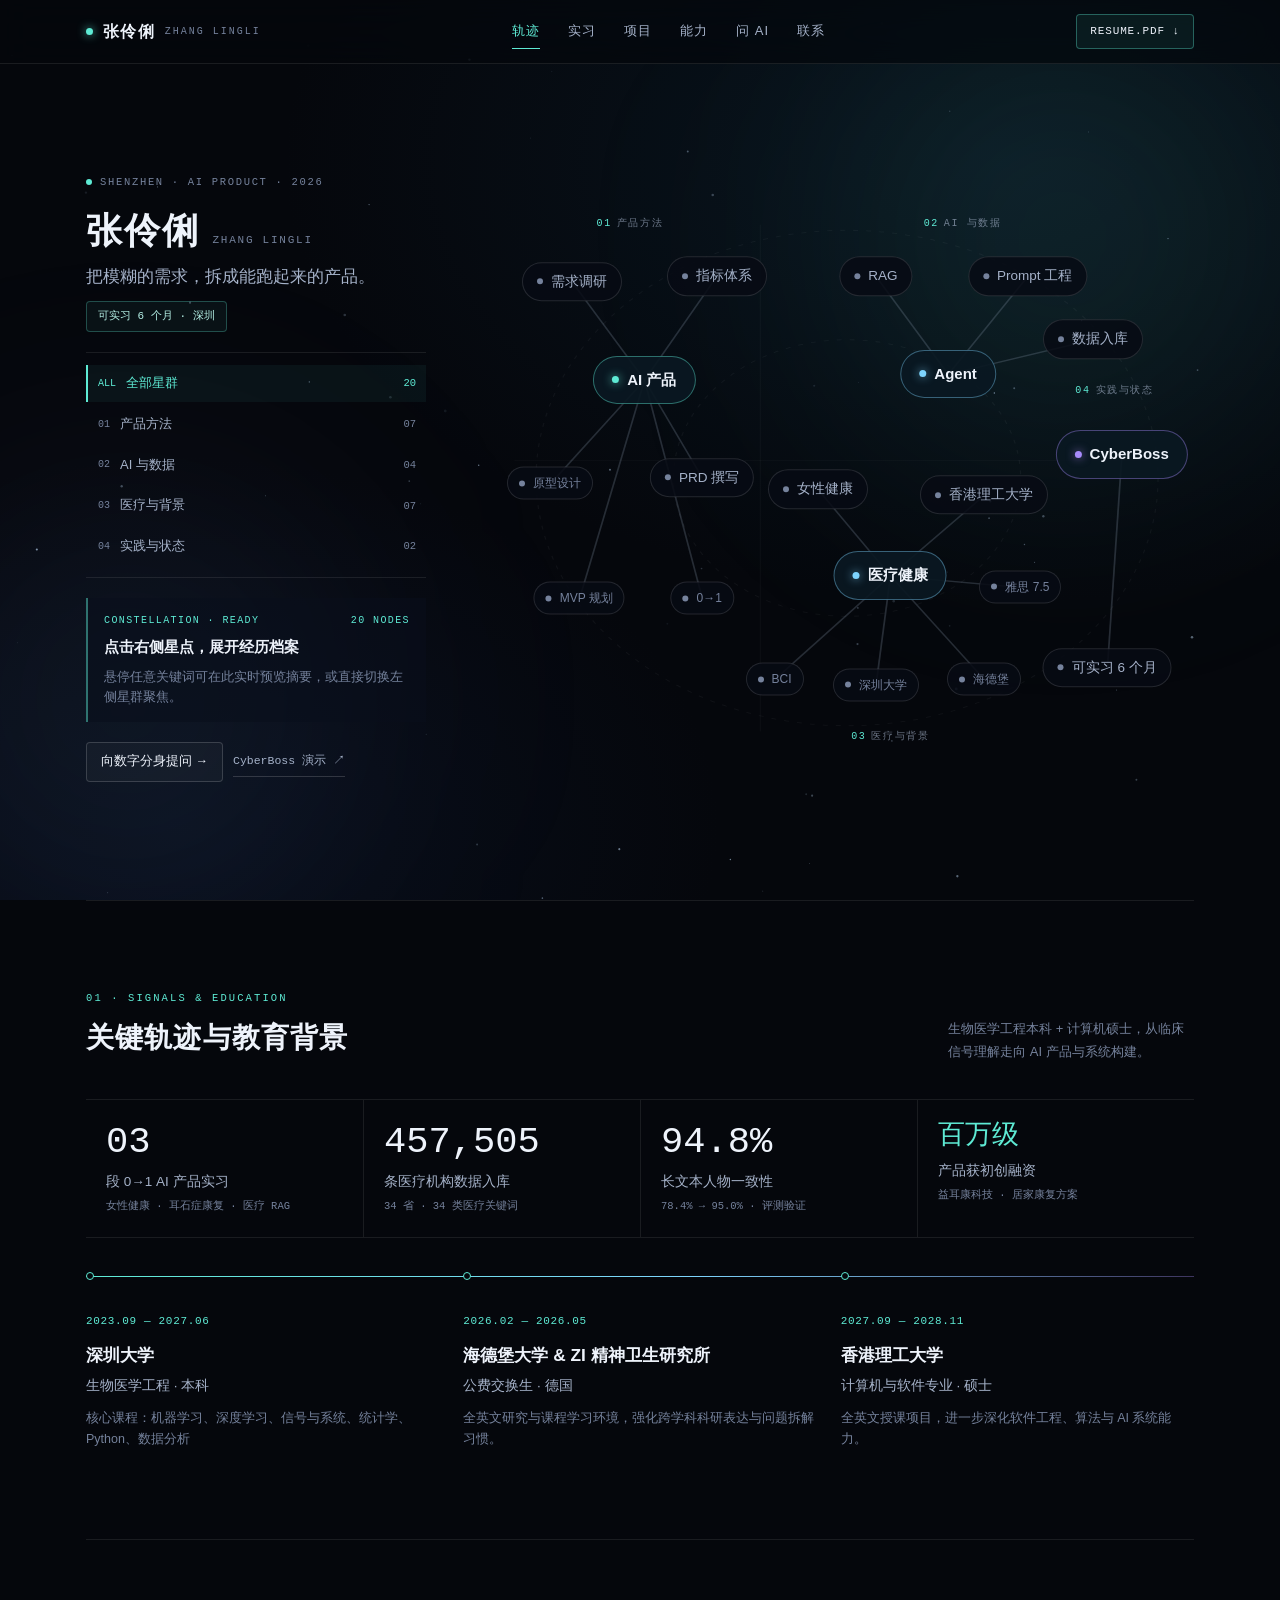
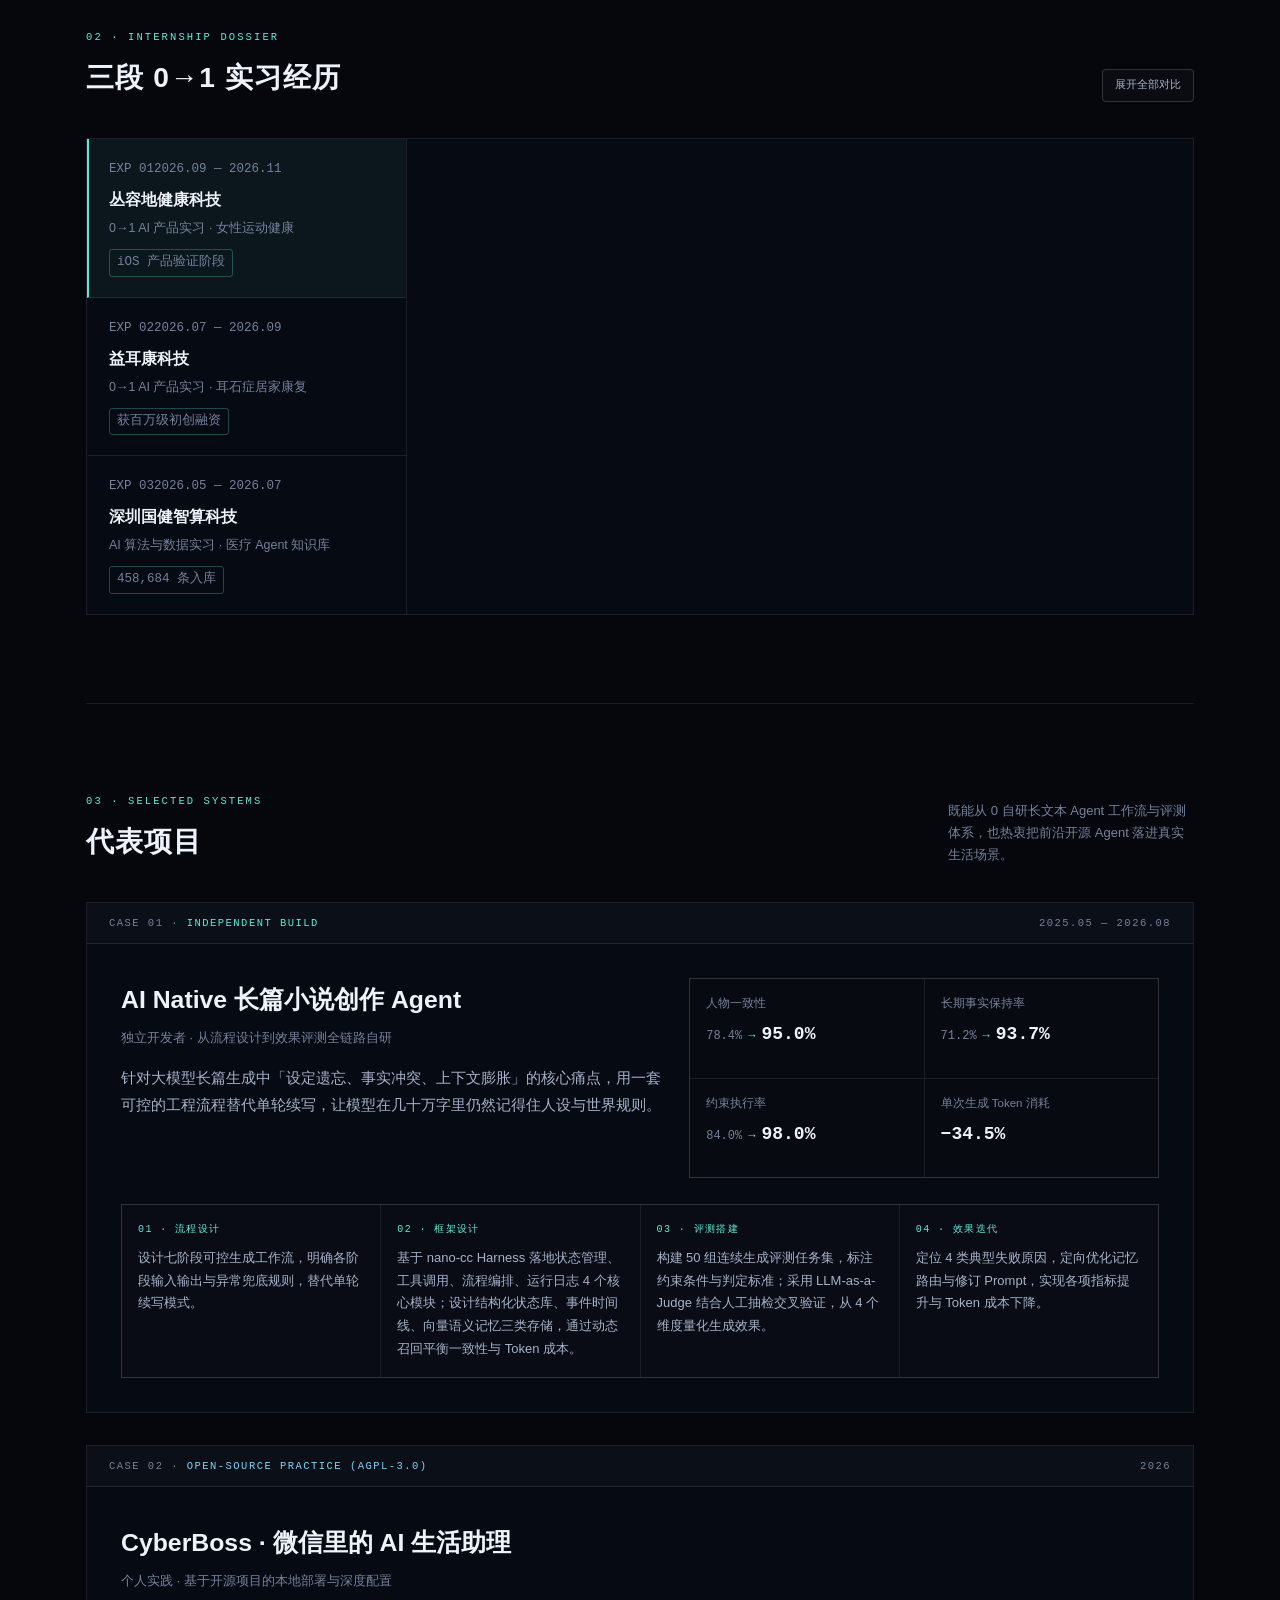
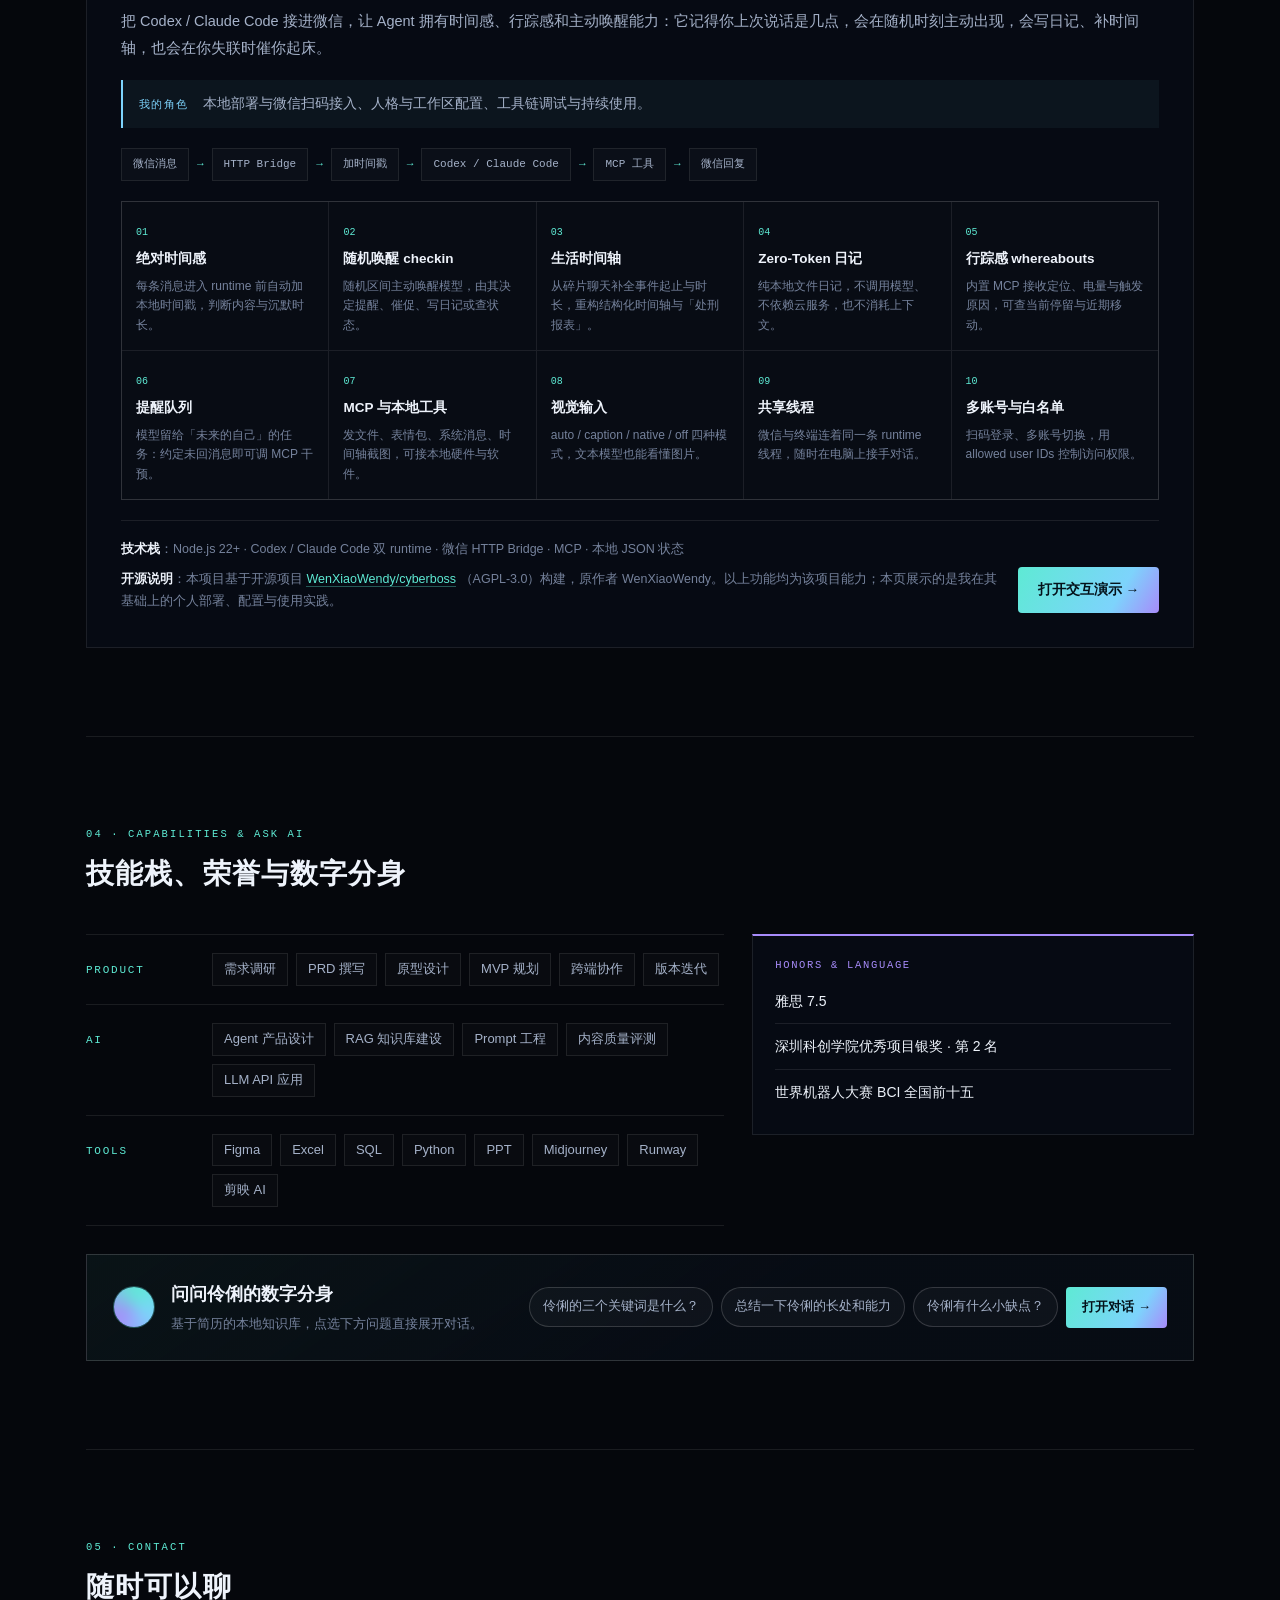
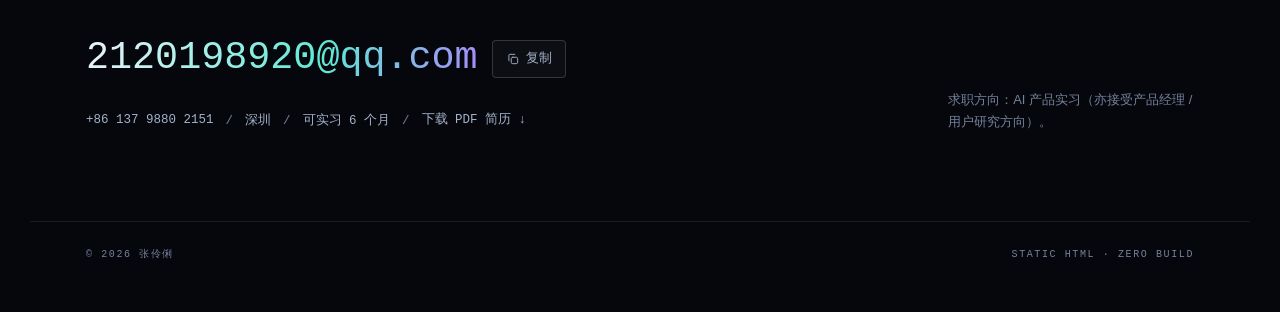
<file: index.html>
<!DOCTYPE html>
<html lang="zh-CN">
<head>
<meta charset="UTF-8">
<meta name="viewport" content="width=device-width, initial-scale=1">
<title>张伶俐 · AI 产品作品集</title>
<meta name="description" content="张伶俐的个人作品集：三段 0→1 AI 产品实习、独立开发的 AI Native 长篇小说创作 Agent，以及产品与 AI 技能栈。可实习 6 个月。">
<meta name="author" content="张伶俐">
<meta name="theme-color" content="#05070c">
<meta property="og:title" content="张伶俐 · AI 产品作品集">
<meta property="og:description" content="把模糊的需求，拆成能跑起来的产品。">
<meta property="og:type" content="website">
<link rel="icon" href="data:image/svg+xml,%3Csvg xmlns='http://www.w3.org/2000/svg' viewBox='0 0 100 100'%3E%3Crect width='100' height='100' rx='20' fill='%2305070c'/%3E%3Ctext x='50' y='73' font-size='58' text-anchor='middle' font-family='PingFang SC,Microsoft YaHei,sans-serif' fill='%235eead4'%3E%E5%BC%A0%3C/text%3E%3C/svg%3E">
<link rel="stylesheet" href="styles.css">
</head>
<body>

<!-- ─────────── 深空星云背景 ─────────── -->
<div class="cosmos" aria-hidden="true">
  <div class="nebula n1"></div>
  <div class="nebula n2"></div>
  <canvas id="stars"></canvas>
</div>

<div class="progress" aria-hidden="true"><span id="progressBar"></span></div>

<header class="nav">
  <a class="brand" href="#top">
    <span class="brand-mark" aria-hidden="true"></span>
    <span class="brand-cn">张伶俐</span>
    <span class="brand-en">ZHANG LINGLI</span>
  </a>

  <nav class="nav-links" aria-label="页面导航">
    <a href="#trajectory">轨迹</a>
    <a href="#experience">实习</a>
    <a href="#project">项目</a>
    <a href="#skills">能力</a>
    <a href="#ask" data-open-ai>问 AI</a>
    <a href="#contact">联系</a>
  </nav>

  <a class="btn-resume" href="resume.pdf" download>RESUME.PDF ↓</a>
</header>

<main id="top">

  <!-- ─────────── 00 · 非对称开放式能力星图舞台 ─────────── -->
  <section class="hero-stage" aria-label="能力星图与个人概览">
    <aside class="hero-rail">
      <p class="coord"><span class="dot-live" aria-hidden="true"></span>SHENZHEN · AI PRODUCT · 2026</p>

      <div class="hero-title-block">
        <div class="hero-name-row">
          <h1 class="hero-name">张伶俐</h1>
          <span class="hero-en">ZHANG LINGLI</span>
        </div>
        <p class="hero-lead">把模糊的需求，拆成能跑起来的产品。</p>
        <span class="hero-avail">可实习 6 个月 · 深圳</span>
      </div>

      <nav class="cluster-nav" aria-label="能力星群切换">
        <button type="button" class="cluster-btn is-active" data-cluster-filter="all">
          <span><em>ALL</em>全部星群</span><i>20</i>
        </button>
        <button type="button" class="cluster-btn" data-cluster-filter="product">
          <span><em>01</em>产品方法</span><i>07</i>
        </button>
        <button type="button" class="cluster-btn" data-cluster-filter="tech">
          <span><em>02</em>AI 与数据</span><i>04</i>
        </button>
        <button type="button" class="cluster-btn" data-cluster-filter="medical">
          <span><em>03</em>医疗与背景</span><i>07</i>
        </button>
        <button type="button" class="cluster-btn" data-cluster-filter="practice">
          <span><em>04</em>实践与状态</span><i>02</i>
        </button>
      </nav>

      <div class="telemetry-box" aria-live="polite">
        <div class="telemetry-kicker">
          <span id="teleTag">CONSTELLATION · READY</span>
          <span id="teleMeta">20 NODES</span>
        </div>
        <p class="telemetry-title" id="teleTitle">点击右侧星点，展开经历档案</p>
        <p class="telemetry-desc" id="teleDesc">悬停任意关键词可在此实时预览摘要，或直接切换左侧星群聚焦。</p>
      </div>

      <div class="rail-actions">
        <button type="button" class="rail-ai-btn" data-open-ai>向数字分身提问 →</button>
        <a class="rail-demo-link" href="cyberboss.html">CyberBoss 演示 ↗</a>
      </div>
    </aside>

    <!-- 桌面端开放式星座画布 -->
    <div class="constellation-field" id="cloud" aria-label="能力星图，点击节点查看详情">
      <svg class="constellation-svg" id="cloudSvg" viewBox="0 0 100 100" preserveAspectRatio="none" aria-hidden="true">
        <circle class="c-orbit" cx="52" cy="50" r="24"></circle>
        <circle class="c-orbit" cx="52" cy="50" r="43"></circle>
        <line class="c-cross" x1="40" y1="6" x2="40" y2="94"></line>
        <line class="c-cross" x1="6" y1="47" x2="94" y2="47"></line>
      </svg>

      <span class="c-label" data-cluster-anchor="product" style="--x:22%;--y:6%"><b>01</b>产品方法</span>
      <span class="c-label" data-cluster-anchor="tech" style="--x:68%;--y:6%"><b>02</b>AI 与数据</span>
      <span class="c-label" data-cluster-anchor="medical" style="--x:58%;--y:95%"><b>03</b>医疗与背景</span>
      <span class="c-label" data-cluster-anchor="practice" style="--x:89%;--y:35%"><b>04</b>实践与状态</span>

      <!-- 01 · 产品方法 -->
      <button type="button" class="star-node" data-key="research" data-cluster="product" style="--x:14%;--y:16%"><span class="sn-core" aria-hidden="true"></span>需求调研</button>
      <button type="button" class="star-node" data-key="metrics" data-cluster="product" style="--x:34%;--y:15%"><span class="sn-core" aria-hidden="true"></span>指标体系</button>
      <button type="button" class="star-node star-node--hub" data-key="ai-product" data-cluster="product" data-hub="product" style="--x:24%;--y:33%"><span class="sn-core" aria-hidden="true"></span>AI 产品</button>
      <button type="button" class="star-node star-node--sm" data-key="prototype" data-cluster="product" style="--x:11%;--y:51%"><span class="sn-core" aria-hidden="true"></span>原型设计</button>
      <button type="button" class="star-node" data-key="prd" data-cluster="product" style="--x:32%;--y:50%"><span class="sn-core" aria-hidden="true"></span>PRD 撰写</button>
      <button type="button" class="star-node star-node--sm" data-key="mvp" data-cluster="product" style="--x:15%;--y:71%"><span class="sn-core" aria-hidden="true"></span>MVP 规划</button>
      <button type="button" class="star-node star-node--sm" data-key="zero-to-one" data-cluster="product" style="--x:32%;--y:71%"><span class="sn-core" aria-hidden="true"></span>0→1</button>

      <!-- 02 · AI 与数据 -->
      <button type="button" class="star-node" data-key="rag" data-cluster="tech" style="--x:56%;--y:15%"><span class="sn-core" aria-hidden="true"></span>RAG</button>
      <button type="button" class="star-node" data-key="prompt" data-cluster="tech" style="--x:77%;--y:15%"><span class="sn-core" aria-hidden="true"></span>Prompt 工程</button>
      <button type="button" class="star-node star-node--hub star-node--sky" data-key="agent" data-cluster="tech" data-hub="tech" style="--x:66%;--y:32%"><span class="sn-core" aria-hidden="true"></span>Agent</button>
      <button type="button" class="star-node" data-key="data" data-cluster="tech" style="--x:86%;--y:26%"><span class="sn-core" aria-hidden="true"></span>数据入库</button>

      <!-- 03 · 医疗与背景 -->
      <button type="button" class="star-node" data-key="women-health" data-cluster="medical" style="--x:48%;--y:52%"><span class="sn-core" aria-hidden="true"></span>女性健康</button>
      <button type="button" class="star-node star-node--hub star-node--sky" data-key="health" data-cluster="medical" data-hub="medical" style="--x:58%;--y:67%"><span class="sn-core" aria-hidden="true"></span>医疗健康</button>
      <button type="button" class="star-node" data-key="polyu" data-cluster="medical" style="--x:71%;--y:53%"><span class="sn-core" aria-hidden="true"></span>香港理工大学</button>
      <button type="button" class="star-node star-node--sm" data-key="bci" data-cluster="medical" style="--x:42%;--y:85%"><span class="sn-core" aria-hidden="true"></span>BCI</button>
      <button type="button" class="star-node star-node--sm" data-key="szu" data-cluster="medical" style="--x:56%;--y:86%"><span class="sn-core" aria-hidden="true"></span>深圳大学</button>
      <button type="button" class="star-node star-node--sm" data-key="heidelberg" data-cluster="medical" style="--x:71%;--y:85%"><span class="sn-core" aria-hidden="true"></span>海德堡</button>
      <button type="button" class="star-node star-node--sm" data-key="ielts" data-cluster="medical" style="--x:76%;--y:69%"><span class="sn-core" aria-hidden="true"></span>雅思 7.5</button>

      <!-- 04 · 实践与状态 -->
      <button type="button" class="star-node star-node--hub star-node--violet" data-key="cyberboss" data-cluster="practice" data-hub="practice" style="--x:90%;--y:46%"><span class="sn-core" aria-hidden="true"></span>CyberBoss</button>
      <button type="button" class="star-node" data-key="availability" data-cluster="practice" style="--x:88%;--y:83%"><span class="sn-core" aria-hidden="true"></span>可实习 6 个月</button>
    </div>

    <!-- 移动端星群视图（<=1040px） -->
    <div class="mobile-star-grid" id="mobileClusters" aria-label="能力星群目录">
      <div class="ms-group" data-cluster-group="product">
        <div class="ms-head"><strong>01 · 产品方法</strong><span>7 NODES</span></div>
        <div class="ms-pills">
          <button type="button" class="ms-btn is-hub" data-key="ai-product"><i></i>AI 产品</button>
          <button type="button" class="ms-btn" data-key="research">需求调研</button>
          <button type="button" class="ms-btn" data-key="metrics">指标体系</button>
          <button type="button" class="ms-btn" data-key="prd">PRD 撰写</button>
          <button type="button" class="ms-btn" data-key="prototype">原型设计</button>
          <button type="button" class="ms-btn" data-key="mvp">MVP 规划</button>
          <button type="button" class="ms-btn" data-key="zero-to-one">0→1</button>
        </div>
      </div>

      <div class="ms-group" data-cluster-group="tech">
        <div class="ms-head"><strong>02 · AI 与数据</strong><span>4 NODES</span></div>
        <div class="ms-pills">
          <button type="button" class="ms-btn is-hub" data-key="agent"><i></i>Agent</button>
          <button type="button" class="ms-btn" data-key="rag">RAG</button>
          <button type="button" class="ms-btn" data-key="prompt">Prompt 工程</button>
          <button type="button" class="ms-btn" data-key="data">数据入库</button>
        </div>
      </div>

      <div class="ms-group" data-cluster-group="medical">
        <div class="ms-head"><strong>03 · 医疗与背景</strong><span>7 NODES</span></div>
        <div class="ms-pills">
          <button type="button" class="ms-btn is-hub" data-key="health"><i></i>医疗健康</button>
          <button type="button" class="ms-btn" data-key="women-health">女性健康</button>
          <button type="button" class="ms-btn" data-key="polyu">香港理工大学</button>
          <button type="button" class="ms-btn" data-key="szu">深圳大学</button>
          <button type="button" class="ms-btn" data-key="heidelberg">海德堡</button>
          <button type="button" class="ms-btn" data-key="ielts">雅思 7.5</button>
          <button type="button" class="ms-btn" data-key="bci">BCI</button>
        </div>
      </div>

      <div class="ms-group" data-cluster-group="practice">
        <div class="ms-head"><strong>04 · 实践与状态</strong><span>2 NODES</span></div>
        <div class="ms-pills">
          <button type="button" class="ms-btn is-hub" data-key="cyberboss"><i></i>CyberBoss</button>
          <button type="button" class="ms-btn" data-key="availability">可实习 6 个月</button>
        </div>
      </div>
    </div>
  </section>

  <!-- ─────────── 01 · 关键轨迹（指标 × 横向教育轨） ─────────── -->
  <section id="trajectory" class="band">
    <div class="band-head">
      <div>
        <span class="band-kicker">01 · SIGNALS &amp; EDUCATION</span>
        <h2 class="band-title">关键轨迹与教育背景</h2>
      </div>
      <p class="band-note">生物医学工程本科 + 计算机硕士，从临床信号理解走向 AI 产品与系统构建。</p>
    </div>

    <div class="kpi-strip reveal">
      <div class="kpi-cell">
        <span class="kpi-val">03</span>
        <span class="kpi-name">段 0→1 AI 产品实习</span>
        <span class="kpi-meta">女性健康 · 耳石症康复 · 医疗 RAG</span>
      </div>
      <div class="kpi-cell">
        <span class="kpi-val" data-count="458684" data-format="comma">458,684</span>
        <span class="kpi-name">条医疗机构数据入库</span>
        <span class="kpi-meta">34 省 · 34 类医疗关键词</span>
      </div>
      <div class="kpi-cell">
        <span class="kpi-val" data-count="95" data-decimals="1" data-suffix="%">95.0%</span>
        <span class="kpi-name">长文本人物一致性</span>
        <span class="kpi-meta">78.4% → 95.0% · 评测验证</span>
      </div>
      <div class="kpi-cell">
        <span class="kpi-val kpi-val--text">百万级</span>
        <span class="kpi-name">产品获初创融资</span>
        <span class="kpi-meta">益耳康科技 · 居家康复方案</span>
      </div>
    </div>

    <div id="education" class="edu-rail">
      <article class="edu-stop reveal">
        <time>2023.09 — 2027.06</time>
        <h3>深圳大学</h3>
        <p class="edu-deg">生物医学工程 · 本科</p>
        <p class="edu-courses">核心课程：机器学习、深度学习、信号与系统、统计学、Python、数据分析</p>
      </article>

      <article class="edu-stop reveal">
        <time>2026.02 — 2026.05</time>
        <h3>海德堡大学 &amp; ZI 精神卫生研究所</h3>
        <p class="edu-deg">公费交换生 · 德国</p>
        <p class="edu-courses">全英文研究与课程学习环境，强化跨学科科研表达与问题拆解习惯。</p>
      </article>

      <article class="edu-stop reveal">
        <time>2027.09 — 2028.11</time>
        <h3>香港理工大学</h3>
        <p class="edu-deg">计算机与软件专业 · 硕士</p>
        <p class="edu-courses">全英文授课项目，进一步深化软件工程、算法与 AI 系统能力。</p>
      </article>
    </div>
  </section>

  <!-- ─────────── 02 · 主从交互实习档案 ─────────── -->
  <section id="experience" class="band">
    <div class="band-head">
      <div>
        <span class="band-kicker">02 · INTERNSHIP DOSSIER</span>
        <h2 class="band-title">三段 0→1 实习经历</h2>
      </div>
      <div class="exp-toolbar">
        <button type="button" class="exp-mode-btn" id="expToggleAll" aria-pressed="false">展开全部对比</button>
      </div>
    </div>

    <div class="exp-console reveal" id="expConsole">
      <div class="exp-tabs" role="tablist" aria-label="切换实习经历">
        <button type="button" class="exp-tab is-active" data-exp-tab="0" role="tab" aria-selected="true">
          <div class="exp-tab-top"><span>EXP 01</span><span>2026.09 — 2026.11</span></div>
          <strong>丛容地健康科技</strong>
          <span>0→1 AI 产品实习 · 女性运动健康</span>
          <span class="exp-tab-badge">iOS 产品验证阶段</span>
        </button>

        <button type="button" class="exp-tab" data-exp-tab="1" role="tab" aria-selected="false">
          <div class="exp-tab-top"><span>EXP 02</span><span>2026.07 — 2026.09</span></div>
          <strong>益耳康科技</strong>
          <span>0→1 AI 产品实习 · 耳石症居家康复</span>
          <span class="exp-tab-badge">获百万级初创融资</span>
        </button>

        <button type="button" class="exp-tab" data-exp-tab="2" role="tab" aria-selected="false">
          <div class="exp-tab-top"><span>EXP 03</span><span>2026.05 — 2026.07</span></div>
          <strong>深圳国健智算科技</strong>
          <span>AI 算法与数据实习 · 医疗 Agent 知识库</span>
          <span class="exp-tab-badge">458,684 条入库</span>
        </button>
      </div>

      <div class="exp-stage">
        <article class="exp-panel is-active" data-exp-panel="0">
          <header class="exp-panel-head">
            <div>
              <h3>丛容地健康科技</h3>
              <p class="exp-panel-sub">0→1 AI 产品实习 · 女性运动健康</p>
            </div>
            <div class="exp-panel-meta">
              <time>2026.09 — 2026.11</time>
              <span class="exp-tab-badge">iOS 产品验证阶段</span>
            </div>
          </header>
          <ul class="exp-rows">
            <li>
              <span class="exp-row-tag">需求调研</span>
              <p>围绕女性用户运动场景下的无感健康记录需求，调研运动穿戴设备与饮食管理类竞品，对照 WHO、USDA、Nutri-Score 等国内外权威标准及 Oura Ring / Whoop，明确热量缺口、健康结构、营养质量、肌肉支持、皮肤五项核心指标。</p>
            </li>
            <li>
              <span class="exp-row-tag">方案输出</span>
              <p>搭建五大指标体系，完成健康结构评分权重与新版 Nutri-Score 计算口径设计；输出五大指标模块 PRD 与高保真交互原型，规划 AI 智能分析与 MVP 优先级。</p>
            </li>
            <li>
              <span class="exp-row-tag">项目成果</span>
              <p>完成女性运动健康穿戴设备核心指标体系、产品方案及可交互原型，相关功能已进入 iOS 产品验证阶段。</p>
            </li>
          </ul>
        </article>

        <article class="exp-panel" data-exp-panel="1">
          <header class="exp-panel-head">
            <div>
              <h3>益耳康科技</h3>
              <p class="exp-panel-sub">0→1 AI 产品实习 · 耳石症居家康复</p>
            </div>
            <div class="exp-panel-meta">
              <time>2026.07 — 2026.09</time>
              <span class="exp-tab-badge">获百万级初创融资</span>
            </div>
          </header>
          <ul class="exp-rows">
            <li>
              <span class="exp-row-tag">需求调研</span>
              <p>回收 200+ 份用户问卷，调研国内外竞品并深度访谈耳鼻喉科医生，梳理「动作标准难把控、错误动作难纠正」等核心痛点，输出 AI 动作监测的需求优先级清单。</p>
            </li>
            <li>
              <span class="exp-row-tag">方案输出</span>
              <p>拆解 AI 动作监测 6 大功能模块，绘制用户旅程图，输出完整 PRD；用 Figma 完成交互原型设计，划定 MVP 核心能力边界与一期需求优先级。</p>
            </li>
            <li>
              <span class="exp-row-tag">测试验收</span>
              <p>与算法、硬件团队对齐姿态数据标注规则与反馈触发阈值，定义动作识别准确率、纠错响应时延等核心指标；设计 4 类测试场景，输出 45 项硬件验收项与 15 项算法验收项。</p>
            </li>
            <li>
              <span class="exp-row-tag">项目成果</span>
              <p>产品完成原型验证与用户试用，获百万级初创融资。</p>
            </li>
          </ul>
        </article>

        <article class="exp-panel" data-exp-panel="2">
          <header class="exp-panel-head">
            <div>
              <h3>深圳国健智算科技</h3>
              <p class="exp-panel-sub">AI 算法与数据实习 · 医疗 Agent 知识库</p>
            </div>
            <div class="exp-panel-meta">
              <time>2026.05 — 2026.07</time>
              <span class="exp-tab-badge">458,684 条入库</span>
            </div>
          </header>
          <ul class="exp-rows">
            <li>
              <span class="exp-row-tag">需求拆解</span>
              <p>对接医疗 Agent 机构检索场景，针对原始 POI 数据标准不统一、RAG 检索召回率低的问题，拆解知识库建设全流程，明确 7 个核心环节与交付标准。</p>
            </li>
            <li>
              <span class="exp-row-tag">方案设计</span>
              <p>基于高德地图 API 设计医疗机构 POI 采集与结构化方案，覆盖 34 个省级行政区、34 类医疗关键词；用 Python 实现字段解析与清洗，定义 5 类核心字段口径与机构标签体系。</p>
            </li>
            <li>
              <span class="exp-row-tag">质量管控</span>
              <p>规则自动筛查结合人工抽样校验，归纳 4 类典型数据问题，迭代清洗规则与字段匹配逻辑，保障入库数据的检索可用性。</p>
            </li>
            <li>
              <span class="exp-row-tag">落地交付</span>
              <p>完成 458,684 条标准化医疗机构数据入库，支撑医疗 Agent 机构检索与目标圈选场景；沉淀数据处理 SOP 与字段规范文档，可复用至同类 RAG 知识库建设。</p>
            </li>
          </ul>
        </article>
      </div>
    </div>
  </section>

  <!-- ─────────── 03 · 代表项目（双范式工程案例） ─────────── -->
  <section id="project" class="band">
    <div class="band-head">
      <div>
        <span class="band-kicker">03 · SELECTED SYSTEMS</span>
        <h2 class="band-title">代表项目</h2>
      </div>
      <p class="band-note">既能从 0 自研长文本 Agent 工作流与评测体系，也热衷把前沿开源 Agent 落进真实生活场景。</p>
    </div>

    <div class="case-stack">
      <!-- Case 01 -->
      <article class="case reveal">
        <div class="case-bar">
          <span>CASE 01 · <strong>INDEPENDENT BUILD</strong></span>
          <span>2025.05 — 2026.08</span>
        </div>

        <div class="case-body">
          <div class="case-top">
            <div>
              <h3 class="case-title">AI Native 长篇小说创作 Agent</h3>
              <p class="case-sub">独立开发者 · 从流程设计到效果评测全链路自研</p>
              <p class="case-intro">针对大模型长篇生成中「设定遗忘、事实冲突、上下文膨胀」的核心痛点，用一套可控的工程流程替代单轮续写，让模型在几十万字里仍然记得住人设与世界规则。</p>
            </div>

            <div class="delta-board" aria-label="评测效果对比">
              <div class="delta-item">
                <span class="delta-label">人物一致性</span>
                <div class="delta-nums"><em>78.4%</em><i>→</i><strong>95.0%</strong></div>
                <div class="delta-track" aria-hidden="true"><span style="width:95%"></span><b style="left:78.4%"></b></div>
              </div>
              <div class="delta-item">
                <span class="delta-label">长期事实保持率</span>
                <div class="delta-nums"><em>71.2%</em><i>→</i><strong>93.7%</strong></div>
                <div class="delta-track" aria-hidden="true"><span style="width:93.7%"></span><b style="left:71.2%"></b></div>
              </div>
              <div class="delta-item">
                <span class="delta-label">约束执行率</span>
                <div class="delta-nums"><em>84.0%</em><i>→</i><strong>98.0%</strong></div>
                <div class="delta-track" aria-hidden="true"><span style="width:98%"></span><b style="left:84%"></b></div>
              </div>
              <div class="delta-item">
                <span class="delta-label">单次生成 Token 消耗</span>
                <div class="delta-nums"><strong>−34.5%</strong></div>
                <div class="delta-track" aria-hidden="true"><span style="width:65.5%"></span></div>
              </div>
            </div>
          </div>

          <div class="layers-grid">
            <div class="layer-card">
              <span>01 · 流程设计</span>
              <p>设计七阶段可控生成工作流，明确各阶段输入输出与异常兜底规则，替代单轮续写模式。</p>
            </div>
            <div class="layer-card">
              <span>02 · 框架设计</span>
              <p>基于 nano-cc Harness 落地状态管理、工具调用、流程编排、运行日志 4 个核心模块；设计结构化状态库、事件时间线、向量语义记忆三类存储，通过动态召回平衡一致性与 Token 成本。</p>
            </div>
            <div class="layer-card">
              <span>03 · 评测搭建</span>
              <p>构建 50 组连续生成评测任务集，标注约束条件与判定标准；采用 LLM-as-a-Judge 结合人工抽检交叉验证，从 4 个维度量化生成效果。</p>
            </div>
            <div class="layer-card">
              <span>04 · 效果迭代</span>
              <p>定位 4 类典型失败原因，定向优化记忆路由与修订 Prompt，实现各项指标提升与 Token 成本下降。</p>
            </div>
          </div>
        </div>
      </article>

      <!-- Case 02 -->
      <article class="case case--cyber reveal">
        <div class="case-bar">
          <span>CASE 02 · <strong>OPEN-SOURCE PRACTICE (AGPL-3.0)</strong></span>
          <span>2026</span>
        </div>

        <div class="case-body">
          <h3 class="case-title">CyberBoss · 微信里的 AI 生活助理</h3>
          <p class="case-sub">个人实践 · 基于开源项目的本地部署与深度配置</p>
          <p class="case-intro">把 Codex / Claude Code 接进微信，让 Agent 拥有时间感、行踪感和主动唤醒能力：它记得你上次说话是几点，会在随机时刻主动出现，会写日记、补时间轴，也会在你失联时催你起床。</p>

          <div class="cyber-role">
            <span>我的角色</span>
            <p>本地部署与微信扫码接入、人格与工作区配置、工具链调试与持续使用。</p>
          </div>

          <div class="cyber-flow" aria-label="运行链路">
            <span>微信消息</span><i>→</i>
            <span>HTTP Bridge</span><i>→</i>
            <span>加时间戳</span><i>→</i>
            <span>Codex / Claude Code</span><i>→</i>
            <span>MCP 工具</span><i>→</i>
            <span>微信回复</span>
          </div>

          <div class="cyber-matrix">
            <div class="cm-cell"><span>01</span><h4>绝对时间感</h4><p>每条消息进入 runtime 前自动加本地时间戳，判断内容与沉默时长。</p></div>
            <div class="cm-cell"><span>02</span><h4>随机唤醒 checkin</h4><p>随机区间主动唤醒模型，由其决定提醒、催促、写日记或查状态。</p></div>
            <div class="cm-cell"><span>03</span><h4>生活时间轴</h4><p>从碎片聊天补全事件起止与时长，重构结构化时间轴与「处刑报表」。</p></div>
            <div class="cm-cell"><span>04</span><h4>Zero-Token 日记</h4><p>纯本地文件日记，不调用模型、不依赖云服务，也不消耗上下文。</p></div>
            <div class="cm-cell"><span>05</span><h4>行踪感 whereabouts</h4><p>内置 MCP 接收定位、电量与触发原因，可查当前停留与近期移动。</p></div>
            <div class="cm-cell"><span>06</span><h4>提醒队列</h4><p>模型留给「未来的自己」的任务：约定未回消息即可调 MCP 干预。</p></div>
            <div class="cm-cell"><span>07</span><h4>MCP 与本地工具</h4><p>发文件、表情包、系统消息、时间轴截图，可接本地硬件与软件。</p></div>
            <div class="cm-cell"><span>08</span><h4>视觉输入</h4><p>auto / caption / native / off 四种模式，文本模型也能看懂图片。</p></div>
            <div class="cm-cell"><span>09</span><h4>共享线程</h4><p>微信与终端连着同一条 runtime 线程，随时在电脑上接手对话。</p></div>
            <div class="cm-cell"><span>10</span><h4>多账号与白名单</h4><p>扫码登录、多账号切换，用 allowed user IDs 控制访问权限。</p></div>
          </div>

          <div class="cyber-foot">
            <div class="cyber-meta">
              <div><strong>技术栈</strong>：Node.js 22+ · Codex / Claude Code 双 runtime · 微信 HTTP Bridge · MCP · 本地 JSON 状态</div>
              <div>
                <strong>开源说明</strong>：本项目基于开源项目
                <a href="https://github.com/WenXiaoWendy/cyberboss" target="_blank" rel="noopener noreferrer">WenXiaoWendy/cyberboss</a>
                （AGPL-3.0）构建，原作者 WenXiaoWendy。以上功能均为该项目能力；本页展示的是我在其基础上的个人部署、配置与使用实践。
              </div>
            </div>

            <a class="btn-demo" href="cyberboss.html">打开交互演示 →</a>
          </div>
        </div>
      </article>
    </div>
  </section>

  <!-- ─────────── 04 · 能力矩阵、荣誉与 Ask AI ─────────── -->
  <section id="skills" class="band">
    <div class="band-head">
      <div>
        <span class="band-kicker">04 · CAPABILITIES &amp; ASK AI</span>
        <h2 class="band-title">技能栈、荣誉与数字分身</h2>
      </div>
    </div>

    <div class="cap-layout">
      <div class="skill-table reveal">
        <div class="skill-row">
          <span class="skill-cat">PRODUCT</span>
          <ul class="skill-tags">
            <li>需求调研</li><li>PRD 撰写</li><li>原型设计</li><li>MVP 规划</li><li>跨端协作</li><li>版本迭代</li>
          </ul>
        </div>
        <div class="skill-row">
          <span class="skill-cat">AI</span>
          <ul class="skill-tags">
            <li>Agent 产品设计</li><li>RAG 知识库建设</li><li>Prompt 工程</li><li>内容质量评测</li><li>LLM API 应用</li>
          </ul>
        </div>
        <div class="skill-row">
          <span class="skill-cat">TOOLS</span>
          <ul class="skill-tags">
            <li>Figma</li><li>Excel</li><li>SQL</li><li>Python</li><li>PPT</li><li>Midjourney</li><li>Runway</li><li>剪映 AI</li>
          </ul>
        </div>
      </div>

      <aside class="honor-pedestal reveal">
        <span class="honor-kicker">HONORS &amp; LANGUAGE</span>
        <ul class="honor-list">
          <li>雅思 7.5</li>
          <li>深圳科创学院优秀项目银奖 · 第 2 名</li>
          <li>世界机器人大赛 BCI 全国前十五</li>
        </ul>
      </aside>
    </div>

    <div id="ask" class="ask-bench reveal">
      <div class="ask-left">
        <div class="ai-orb ai-orb--static" aria-hidden="true"><span class="orb-spin"></span></div>
        <div>
          <h3>问问伶俐的数字分身</h3>
          <p>基于简历的本地知识库，点选下方问题直接展开对话。</p>
        </div>
      </div>

      <div class="ask-right">
        <button type="button" class="ask-preset" data-ask="伶俐的三个关键词是什么？">伶俐的三个关键词是什么？</button>
        <button type="button" class="ask-preset" data-ask="总结一下伶俐的长处和能力">总结一下伶俐的长处和能力</button>
        <button type="button" class="ask-preset" data-ask="伶俐有什么小缺点？">伶俐有什么小缺点？</button>
        <button type="button" class="ask-launch" data-open-ai>打开对话 →</button>
      </div>
    </div>
  </section>

  <!-- ─────────── 05 · 联系 ─────────── -->
  <section id="contact" class="band">
    <div class="contact-band">
      <div>
        <span class="band-kicker">05 · CONTACT</span>
        <h2 class="band-title">随时可以聊</h2>
        <div class="contact-email-row">
          <a class="email" href="mailto:2120198920@qq.com">2120198920@qq.com</a>
          <button class="copy-btn" type="button" data-copy="2120198920@qq.com" aria-label="复制邮箱地址">
            <svg viewBox="0 0 24 24" width="14" height="14" fill="none" stroke="currentColor" stroke-width="1.6" stroke-linecap="round" stroke-linejoin="round" aria-hidden="true">
              <rect x="9" y="9" width="11" height="11" rx="2.5"/>
              <path d="M5 15V5.5A1.5 1.5 0 0 1 6.5 4H15"/>
            </svg>
            <span>复制</span>
          </button>
        </div>
        <div class="contact-meta">
          <a href="tel:+8613798802151">+86 137 9880 2151</a>
          <span class="sep" aria-hidden="true">/</span>
          <span>深圳</span>
          <span class="sep" aria-hidden="true">/</span>
          <span>可实习 6 个月</span>
          <span class="sep" aria-hidden="true">/</span>
          <a href="resume.pdf" download>下载 PDF 简历 ↓</a>
        </div>
      </div>

      <p class="band-note">求职方向：AI 产品实习（亦接受产品经理 / 用户研究方向）。</p>
    </div>
  </section>

</main>

<footer class="footer">
  <span>© 2026 张伶俐</span>
  <span class="footer-note">STATIC HTML · ZERO BUILD</span>
</footer>

<!-- ─────────── Ask AI 悬浮球与对话面板 ─────────── -->
<button class="ai-orb ai-orb--float" id="aiOrb" type="button" aria-label="打开 Ask AI" aria-expanded="false">
  <span class="orb-spin" aria-hidden="true"></span>
  <svg viewBox="0 0 24 24" width="22" height="22" fill="none" stroke="currentColor" stroke-width="1.7" stroke-linecap="round" stroke-linejoin="round" aria-hidden="true">
    <path d="M4 6.5A2.5 2.5 0 0 1 6.5 4h11A2.5 2.5 0 0 1 20 6.5v7a2.5 2.5 0 0 1-2.5 2.5H9l-4 3.4V6.5Z"/>
    <path d="M8.5 9h7M8.5 12h4.5"/>
  </svg>
</button>

<aside class="ai-panel" id="aiPanel" role="dialog" aria-modal="false" aria-label="Ask AI 对话" aria-hidden="true">
  <header class="ai-head">
    <div class="ai-orb ai-orb--avatar" aria-hidden="true"><span class="orb-spin"></span></div>
    <div class="ai-id">
      <strong>伶俐的数字分身</strong>
      <span>LOCAL KB · RESUME INDEXED</span>
    </div>
    <button class="ai-close" id="aiClose" type="button" aria-label="关闭对话">
      <svg viewBox="0 0 24 24" width="16" height="16" fill="none" stroke="currentColor" stroke-width="1.8" stroke-linecap="round" aria-hidden="true">
        <path d="M6 6l12 12M18 6L6 18"/>
      </svg>
    </button>
  </header>

  <div class="ai-body" id="aiBody" aria-live="polite"></div>

  <form class="ai-composer" id="aiForm" autocomplete="off">
    <input id="aiInput" type="text" placeholder="问问她的经历…" aria-label="输入问题">
    <button type="submit" class="ai-send" aria-label="发送">
      <svg viewBox="0 0 24 24" width="17" height="17" fill="none" stroke="currentColor" stroke-width="2" stroke-linecap="round" stroke-linejoin="round" aria-hidden="true">
        <path d="M12 19V5M6 11l6-6 6 6"/>
      </svg>
    </button>
  </form>
</aside>

<!-- ─────────── 关键词详情抽屉 ─────────── -->
<div class="drawer-overlay" id="drawerOverlay"></div>
<aside class="drawer" id="drawer" role="dialog" aria-modal="true" aria-label="关键词详情" aria-hidden="true">
  <button class="drawer-close" id="drawerClose" type="button" aria-label="关闭详情">
    <svg viewBox="0 0 24 24" width="18" height="18" fill="none" stroke="currentColor" stroke-width="1.8" stroke-linecap="round" aria-hidden="true">
      <path d="M6 6l12 12M18 6L6 18"/>
    </svg>
  </button>
  <div class="drawer-body" id="drawerBody"></div>
</aside>

<div class="toast" id="toast" role="status" aria-live="polite"></div>

<script src="script.js"></script>
</body>
</html>
</file>
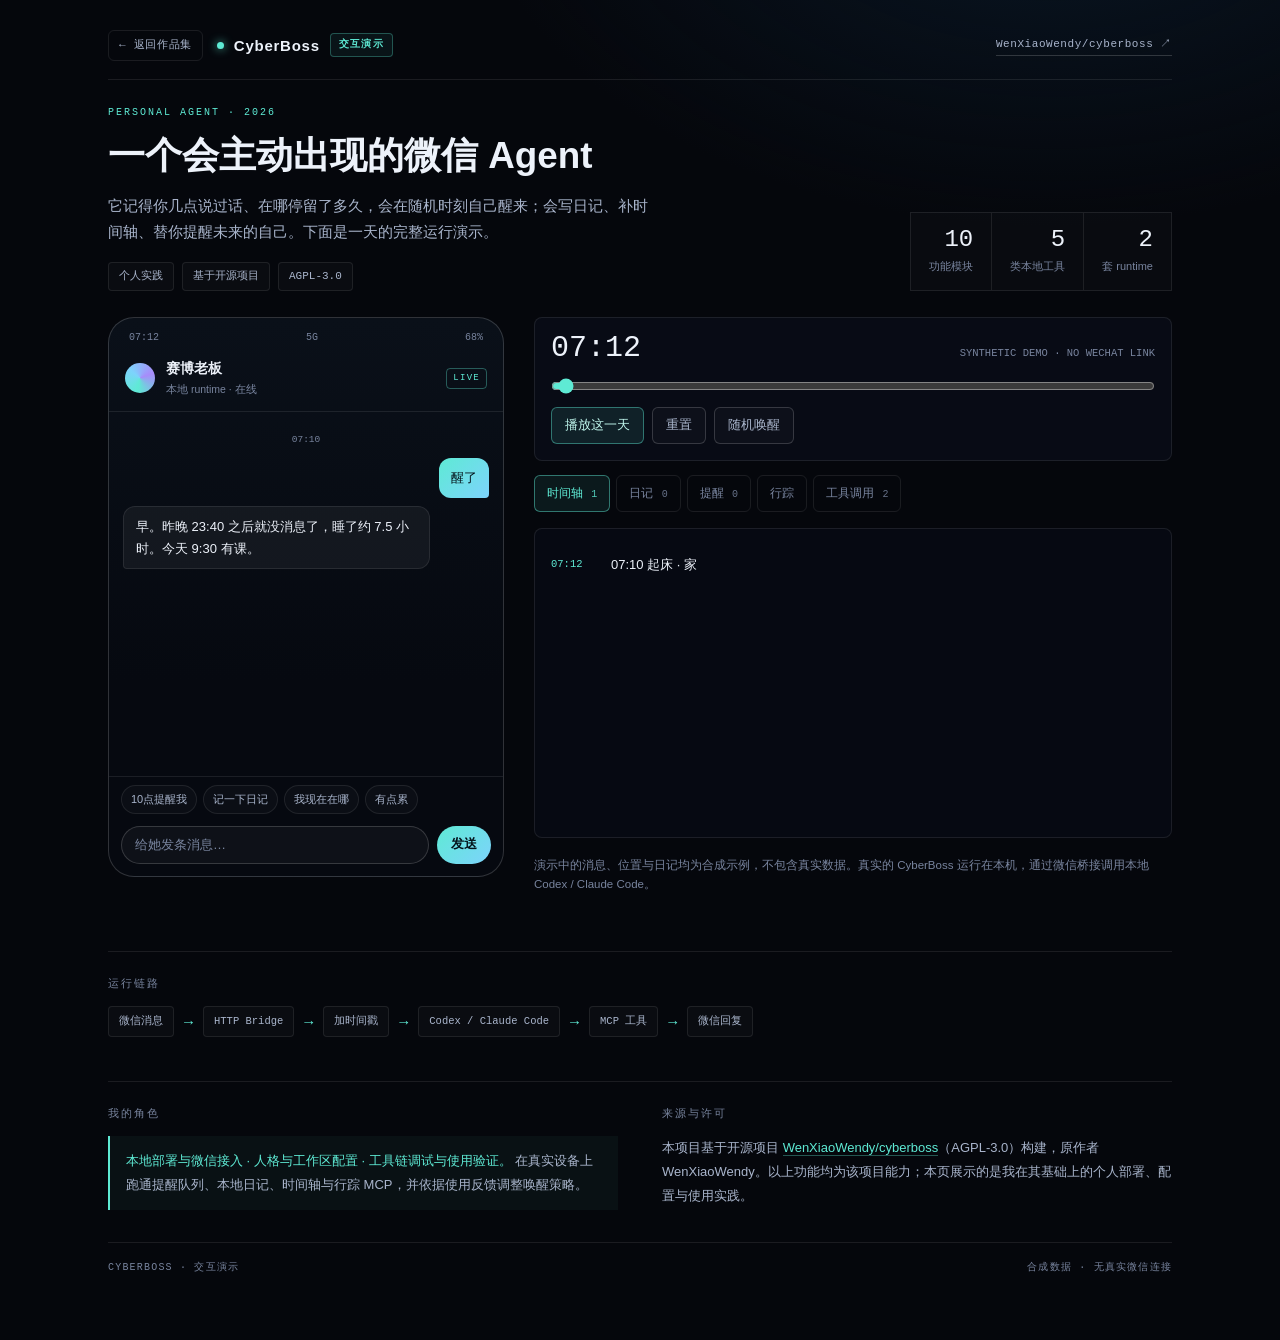
<file: cyberboss.html>
<!doctype html>
<html lang="zh-CN">
<head>
<meta charset="utf-8">
<meta name="viewport" content="width=device-width, initial-scale=1, viewport-fit=cover">
<meta name="theme-color" content="#05070c">
<title>CyberBoss · 交互演示</title>
<style>
  /* ============================================================
     CyberBoss 交互演示 v2
     与主站一致的精密深空观测台美学：#05070c 底 + #5eead4 主强调
     ============================================================ */
  :root {
    --bg: #05070c;
    --bg2: #080d16;
    --line: rgba(255, 255, 255, 0.085);
    --line2: rgba(255, 255, 255, 0.17);
    --ink: #edf2fa;
    --ink2: #a9b5cc;
    --ink3: #78849e;
    --teal: #5eead4;
    --sky: #7dd3fc;
    --violet: #a78bfa;
    --amber: #fbbf24;
    --sans: "PingFang SC", "Hiragino Sans GB", "Microsoft YaHei", "Noto Sans CJK SC", -apple-system, BlinkMacSystemFont, "Segoe UI", sans-serif;
    --mono: "SF Mono", "JetBrains Mono", "Cascadia Mono", Consolas, "Courier New", monospace;
    --ease: cubic-bezier(0.22, 0.68, 0, 1);
    color-scheme: dark;
  }

  *, *::before, *::after { box-sizing: border-box; }
  html { -webkit-text-size-adjust: 100%; background: var(--bg); }

  body {
    margin: 0;
    background:
      radial-gradient(960px 600px at 82% -10%, #091624 0%, transparent 60%),
      var(--bg);
    color: var(--ink);
    font-family: var(--sans);
    font-size: 15px;
    line-height: 1.7;
    -webkit-font-smoothing: antialiased;
    overflow-x: hidden;
  }

  ::selection { background: rgba(94, 234, 212, 0.28); color: #fff; }
  a { color: inherit; }
  button, input { font: inherit; }
  :focus-visible { outline: 2px solid var(--teal); outline-offset: 3px; border-radius: 3px; }

  .page {
    max-width: 1160px;
    margin: 0 auto;
    padding: clamp(18px, 3vw, 30px) clamp(18px, 4.5vw, 48px) 64px;
  }

  /* ── 顶栏 ─────────────────────────── */
  .top {
    display: flex;
    align-items: center;
    justify-content: space-between;
    gap: 14px;
    flex-wrap: wrap;
    padding-bottom: 18px;
    border-bottom: 1px solid var(--line);
  }

  .top-left {
    display: flex;
    align-items: center;
    gap: 14px;
    flex-wrap: wrap;
  }

  .back-link {
    display: inline-flex;
    align-items: center;
    gap: 6px;
    font-family: var(--mono);
    font-size: 11px;
    letter-spacing: 0.06em;
    color: var(--ink2);
    text-decoration: none;
    border: 1px solid var(--line);
    border-radius: 6px;
    padding: 5px 10px;
    transition: color 0.25s, border-color 0.25s;
  }
  .back-link:hover { color: var(--teal); border-color: rgba(94, 234, 212, 0.45); }

  .brand {
    display: inline-flex;
    align-items: center;
    gap: 10px;
    font-weight: 600;
    letter-spacing: 0.05em;
  }
  .brand i {
    width: 7px; height: 7px; border-radius: 50%;
    background: var(--teal);
    box-shadow: 0 0 10px rgba(94, 234, 212, 0.85);
  }
  .tag {
    font-family: var(--mono);
    font-size: 9.5px;
    letter-spacing: 0.14em;
    color: var(--teal);
    border: 1px solid rgba(94, 234, 212, 0.3);
    background: rgba(94, 234, 212, 0.06);
    border-radius: 4px;
    padding: 3px 8px;
  }
  .gh {
    font-family: var(--mono);
    font-size: 11px;
    letter-spacing: 0.05em;
    color: var(--ink2);
    text-decoration: none;
    border-bottom: 1px solid var(--line2);
    padding-bottom: 2px;
    transition: color 0.25s, border-color 0.25s;
  }
  .gh:hover { color: var(--teal); border-color: var(--teal); }

  /* ── 简介 ─────────────────────────── */
  .intro {
    display: grid;
    grid-template-columns: minmax(0, 1fr) auto;
    align-items: end;
    gap: 24px;
    padding-block: clamp(16px, 2.2vw, 24px) clamp(14px, 1.8vw, 20px);
  }
  .eyebrow {
    margin: 0 0 12px;
    font-family: var(--mono);
    font-size: 10px;
    letter-spacing: 0.2em;
    color: var(--teal);
  }
  h1 {
    margin: 0;
    font-size: clamp(1.6rem, 3vw, 2.3rem);
    line-height: 1.25;
    font-weight: 700;
  }
  .lead {
    margin: 14px 0 0;
    max-width: 38em;
    color: var(--ink2);
    font-size: 14.5px;
    line-height: 1.85;
  }
  .chips { display: flex; flex-wrap: wrap; gap: 8px; margin-top: 16px; }
  .chips span {
    font-family: var(--mono);
    font-size: 11px;
    color: var(--ink2);
    border: 1px solid var(--line);
    border-radius: 4px;
    padding: 4px 10px;
    background: rgba(255, 255, 255, 0.025);
  }

  .stats {
    display: grid;
    grid-template-columns: repeat(3, auto);
    border: 1px solid var(--line);
    background: rgba(255, 255, 255, 0.015);
  }
  .stats div {
    padding: 14px 18px;
    text-align: right;
  }
  .stats div + div { border-left: 1px solid var(--line); }
  .stats b {
    display: block;
    font-family: var(--mono);
    font-size: 24px;
    font-weight: 500;
    line-height: 1.1;
    color: var(--ink);
    font-variant-numeric: tabular-nums;
  }
  .stats span {
    display: block;
    margin-top: 4px;
    font-size: 11px;
    color: var(--ink3);
  }

  /* ── 舞台 ─────────────────────────── */
  .stage {
    display: grid;
    grid-template-columns: minmax(0, 396px) minmax(0, 1fr);
    gap: clamp(18px, 3vw, 30px);
    align-items: start;
    margin-top: 6px;
  }

  /* 模拟手机 */
  .phone {
    position: relative;
    display: flex;
    flex-direction: column;
    height: min(560px, 66vh);
    min-height: 460px;
    border: 1px solid var(--line2);
    border-radius: 26px;
    background: linear-gradient(180deg, #0a1019, #060910 65%);
    overflow: hidden;
  }
  .phone-status {
    display: flex;
    justify-content: space-between;
    padding: 11px 20px 4px;
    font-family: var(--mono);
    font-size: 10px;
    color: var(--ink3);
  }
  .phone-head {
    display: flex;
    align-items: center;
    gap: 11px;
    padding: 8px 16px 12px;
    border-bottom: 1px solid var(--line);
  }
  .avatar {
    width: 30px; height: 30px; flex: none;
    border-radius: 50%;
    background: conic-gradient(from 190deg, #5eead4, #7dd3fc, #a78bfa, #5eead4);
  }
  .phone-head strong { display: block; font-size: 13.5px; }
  .phone-head small { display: block; font-size: 10.5px; color: var(--ink3); }
  .live {
    margin-left: auto;
    font-family: var(--mono);
    font-size: 9px;
    letter-spacing: 0.14em;
    color: var(--teal);
    border: 1px solid rgba(94, 234, 212, 0.35);
    border-radius: 4px;
    padding: 2px 6px;
  }

  .chat {
    flex: 1;
    overflow-y: auto;
    padding: 14px 14px 10px;
    display: flex;
    flex-direction: column;
    gap: 8px;
    scrollbar-width: thin;
    scrollbar-color: rgba(255, 255, 255, 0.14) transparent;
  }
  .time {
    align-self: center;
    font-family: var(--mono);
    font-size: 9.5px;
    color: var(--ink3);
    margin: 6px 0 2px;
  }
  .sys {
    align-self: center;
    font-family: var(--mono);
    font-size: 9.5px;
    letter-spacing: 0.06em;
    color: var(--teal);
    background: rgba(94, 234, 212, 0.05);
    border: 1px dashed rgba(94, 234, 212, 0.3);
    border-radius: 4px;
    padding: 3px 9px;
    margin: 2px 0;
  }
  .msg {
    max-width: 84%;
    padding: 9px 12px;
    border-radius: 12px;
    font-size: 13px;
    line-height: 1.68;
    animation: msg-in 0.28s ease both;
  }
  @keyframes msg-in {
    from { opacity: 0; transform: translateY(4px); }
    to { opacity: 1; transform: none; }
  }
  .msg.bot {
    align-self: flex-start;
    color: var(--ink);
    background: rgba(255, 255, 255, 0.05);
    border: 1px solid var(--line);
    border-bottom-left-radius: 4px;
  }
  .msg.user {
    align-self: flex-end;
    color: #04121a;
    font-weight: 500;
    background: linear-gradient(135deg, #5eead4, #7dd3fc);
    border-bottom-right-radius: 4px;
  }
  .msg.typing { display: inline-flex; gap: 4px; align-items: center; height: 18px; }
  .msg.typing i {
    width: 5px; height: 5px; border-radius: 50%;
    background: var(--ink3);
    animation: blink 1.2s infinite;
  }
  .msg.typing i:nth-child(2) { animation-delay: 0.15s; }
  .msg.typing i:nth-child(3) { animation-delay: 0.3s; }
  @keyframes blink {
    0%, 80%, 100% { opacity: 0.25; }
    40% { opacity: 1; }
  }

  .quick-prompts {
    display: flex;
    gap: 6px;
    overflow-x: auto;
    padding: 8px 12px 4px;
    border-top: 1px solid var(--line);
    scrollbar-width: none;
  }
  .quick-prompts::-webkit-scrollbar { display: none; }
  .quick-prompts button {
    flex: none;
    padding: 4px 9px;
    border: 1px solid var(--line);
    border-radius: 999px;
    background: rgba(255, 255, 255, 0.025);
    color: var(--ink2);
    font-size: 11px;
    cursor: pointer;
    white-space: nowrap;
  }
  .quick-prompts button:hover {
    color: var(--teal);
    border-color: rgba(94, 234, 212, 0.45);
  }

  .composer {
    display: flex;
    gap: 8px;
    padding: 8px 12px 12px;
  }
  .composer input {
    flex: 1;
    min-width: 0;
    height: 38px;
    padding: 0 13px;
    border-radius: 999px;
    border: 1px solid var(--line2);
    background: rgba(255, 255, 255, 0.035);
    color: var(--ink);
    font-size: 13px;
  }
  .composer input::placeholder { color: var(--ink3); }
  .composer input:focus { outline: none; border-color: var(--teal); }
  .composer button {
    flex: none;
    height: 38px;
    padding: 0 14px;
    border: 0;
    border-radius: 999px;
    background: linear-gradient(135deg, #5eead4, #7dd3fc);
    color: #04121a;
    font-size: 12.5px;
    font-weight: 600;
    cursor: pointer;
  }

  /* 右侧状态仪表 */
  .side { display: flex; flex-direction: column; gap: 14px; min-width: 0; }

  .control {
    border: 1px solid var(--line);
    border-radius: 8px;
    background: rgba(10, 15, 26, 0.72);
    padding: 15px 16px 16px;
  }
  .clock-row {
    display: flex;
    align-items: baseline;
    justify-content: space-between;
    gap: 12px;
    flex-wrap: wrap;
  }
  .clock {
    font-family: var(--mono);
    font-size: 30px;
    font-variant-numeric: tabular-nums;
    color: var(--ink);
    line-height: 1;
  }
  .hint { font-family: var(--mono); font-size: 10.5px; color: var(--ink3); }

  .scrub {
    width: 100%;
    margin: 14px 0 12px;
    accent-color: var(--teal);
    height: 18px;
    cursor: pointer;
  }

  .btns { display: flex; flex-wrap: wrap; gap: 8px; }
  .btns button {
    display: inline-flex;
    align-items: center;
    gap: 6px;
    border-radius: 6px;
    padding: 7px 13px;
    font-size: 12.5px;
    cursor: pointer;
    border: 1px solid rgba(94, 234, 212, 0.42);
    background: rgba(94, 234, 212, 0.1);
    color: #bff6ec;
    transition: background-color 0.25s, border-color 0.25s;
  }
  .btns button:hover { background: rgba(94, 234, 212, 0.18); border-color: var(--teal); color: #fff; }
  .btns button.ghost {
    border-color: var(--line2);
    background: rgba(255, 255, 255, 0.025);
    color: var(--ink2);
  }
  .btns button.ghost:hover { border-color: rgba(94, 234, 212, 0.45); color: var(--ink); }

  .tabs { display: flex; gap: 6px; overflow-x: auto; padding-bottom: 2px; }
  .tabs button {
    flex: none;
    padding: 7px 12px;
    border-radius: 6px;
    border: 1px solid var(--line);
    background: transparent;
    color: var(--ink3);
    font-size: 12px;
    cursor: pointer;
    transition: color 0.25s, border-color 0.25s, background-color 0.25s;
  }
  .tabs button i {
    font-style: normal;
    font-family: var(--mono);
    font-size: 10px;
    margin-left: 5px;
    opacity: 0.85;
  }
  .tabs button.on {
    color: var(--teal);
    border-color: rgba(94, 234, 212, 0.45);
    background: rgba(94, 234, 212, 0.08);
  }

  .panel {
    border: 1px solid var(--line);
    border-radius: 8px;
    background: rgba(8, 12, 22, 0.72);
    padding: 6px 16px;
    min-height: 310px;
    max-height: 410px;
    overflow-y: auto;
  }
  .pane { display: none; padding: 10px 0 14px; }
  .pane.on { display: block; }
  .empty { color: var(--ink3); font-size: 12.5px; padding: 24px 0; text-align: center; }

  .row {
    display: grid;
    grid-template-columns: 48px minmax(0, 1fr);
    gap: 12px;
    padding: 9px 0;
    border-bottom: 1px dashed rgba(255, 255, 255, 0.07);
  }
  .row:last-child { border-bottom: 0; }
  .row-t { font-family: var(--mono); font-size: 10.5px; color: var(--teal); padding-top: 2px; }
  .row-b { font-size: 13px; color: var(--ink2); line-height: 1.65; }
  .row-b b { color: var(--ink); font-weight: 500; }

  .diary { padding: 10px 0; border-bottom: 1px dashed rgba(255, 255, 255, 0.07); }
  .diary:last-child { border-bottom: 0; }
  .diary span { font-family: var(--mono); font-size: 10px; color: var(--violet); }
  .diary p { margin: 4px 0 0; font-size: 13px; color: var(--ink2); line-height: 1.7; }

  .rem { display: flex; gap: 10px; padding: 10px 0; border-bottom: 1px dashed rgba(255, 255, 255, 0.07); }
  .rem:last-child { border-bottom: 0; }
  .rem .dot { width: 7px; height: 7px; border-radius: 50%; margin-top: 6px; flex: none; }
  .rem .dot.pending { background: var(--amber); }
  .rem .dot.done { background: var(--teal); }
  .rem b { display: block; font-size: 13px; font-weight: 500; color: var(--ink2); }
  .rem small { font-size: 11px; color: var(--ink3); }

  .loc-card { padding: 12px 0 6px; }
  .loc-place { font-size: 17px; font-weight: 600; }
  .loc-meta { font-family: var(--mono); font-size: 11px; color: var(--ink3); margin-top: 4px; }
  .battery {
    height: 4px;
    border-radius: 2px;
    background: rgba(255, 255, 255, 0.08);
    margin: 12px 0 16px;
    overflow: hidden;
  }
  .battery i { display: block; height: 100%; background: linear-gradient(90deg, var(--teal), var(--sky)); }
  .loc-hist { display: flex; flex-direction: column; gap: 7px; }
  .loc-hist div { display: flex; justify-content: space-between; font-size: 12px; color: var(--ink3); }
  .loc-hist b { color: var(--ink2); font-weight: 400; }

  .tool {
    display: grid;
    grid-template-columns: minmax(0, 1fr) auto auto;
    gap: 8px 12px;
    padding: 9px 0;
    border-bottom: 1px dashed rgba(255, 255, 255, 0.07);
    align-items: center;
  }
  .tool:last-child { border-bottom: 0; }
  .tool code {
    font-family: var(--mono);
    font-size: 11px;
    color: var(--sky);
    word-break: break-all;
  }
  .tool span { font-family: var(--mono); font-size: 10px; color: var(--ink3); white-space: nowrap; }
  .tool .ok { color: var(--teal); }

  .disclaimer {
    margin: 4px 0 0;
    font-size: 11.5px;
    color: var(--ink3);
    line-height: 1.7;
  }

  /* ── 链路与关于 ─────────────────────────── */
  .flow {
    margin-top: clamp(36px, 5vw, 56px);
    padding-top: 24px;
    border-top: 1px solid var(--line);
  }
  .flow h2, .about h2 {
    margin: 0 0 12px;
    font-family: var(--mono);
    font-size: 10.5px;
    font-weight: 500;
    letter-spacing: 0.2em;
    color: var(--ink3);
  }
  .flow-row { display: flex; flex-wrap: wrap; align-items: center; gap: 7px; }
  .flow-row span {
    font-family: var(--mono);
    font-size: 10.5px;
    color: var(--ink2);
    border: 1px solid var(--line);
    border-radius: 4px;
    background: rgba(255, 255, 255, 0.025);
    padding: 6px 10px;
    white-space: nowrap;
  }
  .flow-row i { color: var(--teal); font-style: normal; }

  .about {
    display: grid;
    grid-template-columns: minmax(0, 1fr) minmax(0, 1fr);
    gap: clamp(20px, 4vw, 44px);
    margin-top: clamp(28px, 4vw, 44px);
    padding-top: 24px;
    border-top: 1px solid var(--line);
  }
  .about p { margin: 0; font-size: 13px; line-height: 1.85; color: var(--ink2); }
  .about .role {
    border-left: 2px solid var(--teal);
    background: rgba(94, 234, 212, 0.045);
    padding: 13px 16px;
  }
  .about .role b { color: var(--teal); font-weight: 500; }
  .about a { color: var(--teal); text-decoration: none; border-bottom: 1px solid rgba(94, 234, 212, 0.35); }
  .about a:hover { color: #fff; }

  footer {
    margin-top: 32px;
    padding-top: 16px;
    border-top: 1px solid var(--line);
    display: flex;
    justify-content: space-between;
    gap: 12px;
    flex-wrap: wrap;
    font-family: var(--mono);
    font-size: 10px;
    letter-spacing: 0.12em;
    color: var(--ink3);
  }

  /* ── 响应式 ─────────────────────────── */
  @media (max-width: 900px) {
    .stage { grid-template-columns: minmax(0, 1fr); }
    .phone { width: 100%; max-width: 420px; margin: 0 auto; height: min(540px, 68vh); }
    .intro { grid-template-columns: minmax(0, 1fr); align-items: start; }
    .stats { width: 100%; }
    .stats div { text-align: left; }
    .about { grid-template-columns: minmax(0, 1fr); }
    .panel { max-height: none; min-height: 220px; }
  }
  @media (max-width: 480px) {
    body { font-size: 14px; }
    .stats div { padding: 12px; }
    .stats b { font-size: 20px; }
    .clock { font-size: 26px; }
    .phone { border-radius: 20px; min-height: 460px; }
    .btns button { padding: 6px 11px; font-size: 12px; }
  }

  @media (prefers-reduced-motion: reduce) {
    *, *::before, *::after {
      animation-duration: 0.01ms !important;
      animation-iteration-count: 1 !important;
      transition-duration: 0.01ms !important;
    }
  }
</style>
</head>
<body>

<div class="page">

  <header class="top">
    <div class="top-left">
      <a class="back-link" href="index.html">← 返回作品集</a>
      <div class="brand"><i></i> CyberBoss <span class="tag">交互演示</span></div>
    </div>
    <a class="gh" href="https://github.com/WenXiaoWendy/cyberboss" target="_blank" rel="noopener noreferrer">WenXiaoWendy/cyberboss ↗</a>
  </header>

  <section class="intro">
    <div>
      <p class="eyebrow">PERSONAL AGENT · 2026</p>
      <h1>一个会主动出现的微信 Agent</h1>
      <p class="lead">它记得你几点说过话、在哪停留了多久，会在随机时刻自己醒来；会写日记、补时间轴、替你提醒未来的自己。下面是一天的完整运行演示。</p>
      <div class="chips">
        <span>个人实践</span>
        <span>基于开源项目</span>
        <span>AGPL-3.0</span>
      </div>
    </div>
    <div class="stats">
      <div><b>10</b><span>功能模块</span></div>
      <div><b>5</b><span>类本地工具</span></div>
      <div><b>2</b><span>套 runtime</span></div>
    </div>
  </section>

  <section class="stage">

    <!-- 模拟手机 -->
    <div class="phone" aria-label="模拟消息界面">
      <div class="phone-status"><span id="phoneClock">07:12</span><span>5G</span><span>68%</span></div>
      <div class="phone-head">
        <div class="avatar" aria-hidden="true"></div>
        <div>
          <strong>赛博老板</strong>
          <small>本地 runtime · 在线</small>
        </div>
        <span class="live">LIVE</span>
      </div>
      <div class="chat" id="chat" aria-live="polite"></div>
      <div class="quick-prompts" aria-label="快捷测试指令">
        <button type="button" data-quick="10点提醒我提交原型">10点提醒我</button>
        <button type="button" data-quick="记一下今天完成了RAG复盘">记一下日记</button>
        <button type="button" data-quick="我现在在哪">我现在在哪</button>
        <button type="button" data-quick="今天有点累">有点累</button>
      </div>
      <form class="composer" id="composer">
        <input id="input" type="text" placeholder="给她发条消息…" aria-label="输入消息" autocomplete="off">
        <button type="submit">发送</button>
      </form>
    </div>

    <!-- 右侧仪表盘 -->
    <div class="side">
      <div class="control">
        <div class="clock-row">
          <span class="clock" id="clock">07:00</span>
          <span class="hint">SYNTHETIC DEMO · NO WECHAT LINK</span>
        </div>
        <input class="scrub" id="scrub" type="range" min="0" max="1020" value="12" step="1" aria-label="一天的时间轴">
        <div class="btns">
          <button type="button" id="play">播放这一天</button>
          <button type="button" class="ghost" id="reset">重置</button>
          <button type="button" class="ghost" id="wake">随机唤醒</button>
        </div>
      </div>

      <div class="tabs" id="tabs" role="tablist" aria-label="系统面板">
        <button type="button" data-tab="timeline" class="on" role="tab" aria-selected="true">时间轴 <i id="c-tl">0</i></button>
        <button type="button" data-tab="diary" role="tab" aria-selected="false">日记 <i id="c-diary">0</i></button>
        <button type="button" data-tab="reminders" role="tab" aria-selected="false">提醒 <i id="c-rem">0</i></button>
        <button type="button" data-tab="location" role="tab" aria-selected="false">行踪</button>
        <button type="button" data-tab="tools" role="tab" aria-selected="false">工具调用 <i id="c-tools">0</i></button>
      </div>

      <div class="panel">
        <div class="pane on" data-pane="timeline" id="pane-timeline"></div>
        <div class="pane" data-pane="diary" id="pane-diary"></div>
        <div class="pane" data-pane="reminders" id="pane-reminders"></div>
        <div class="pane" data-pane="location" id="pane-location"></div>
        <div class="pane" data-pane="tools" id="pane-tools"></div>
      </div>

      <p class="disclaimer">演示中的消息、位置与日记均为合成示例，不包含真实数据。真实的 CyberBoss 运行在本机，通过微信桥接调用本地 Codex / Claude Code。</p>
    </div>
  </section>

  <section class="flow">
    <h2>运行链路</h2>
    <div class="flow-row">
      <span>微信消息</span><i>→</i>
      <span>HTTP Bridge</span><i>→</i>
      <span>加时间戳</span><i>→</i>
      <span>Codex / Claude Code</span><i>→</i>
      <span>MCP 工具</span><i>→</i>
      <span>微信回复</span>
    </div>
  </section>

  <section class="about">
    <div>
      <h2>我的角色</h2>
      <div class="role">
        <p><b>本地部署与微信接入 · 人格与工作区配置 · 工具链调试与使用验证。</b> 在真实设备上跑通提醒队列、本地日记、时间轴与行踪 MCP，并依据使用反馈调整唤醒策略。</p>
      </div>
    </div>
    <div>
      <h2>来源与许可</h2>
      <p>本项目基于开源项目 <a href="https://github.com/WenXiaoWendy/cyberboss" target="_blank" rel="noopener noreferrer">WenXiaoWendy/cyberboss</a>（AGPL-3.0）构建，原作者 WenXiaoWendy。以上功能均为该项目能力；本页展示的是我在其基础上的个人部署、配置与使用实践。</p>
    </div>
  </section>

  <footer>
    <span>CYBERBOSS · 交互演示</span>
    <span>合成数据 · 无真实微信连接</span>
  </footer>
</div>

<script>
(function () {
  "use strict";

  var MAX = 1020;
  var INITIAL = 12;

  var EVENTS = [
    { m: 10, t: "07:10", who: "user", text: "醒了" },
    {
      m: 12, t: "07:12", who: "bot",
      text: "早。昨晚 23:40 之后就没消息了，睡了约 7.5 小时。今天 9:30 有课。",
      tools: ["cyberboss_timeline_write", "whereabouts_current_stay"],
      tl: "07:10 起床 · 家",
      loc: { place: "家", stay: "8h 12m", battery: 74 }
    },
    { m: 62, t: "08:02", who: "user", text: "到教室了" },
    {
      m: 64, t: "08:04", who: "bot",
      text: "记下了：08:02 到教学楼 A。电量 68%。",
      tools: ["whereabouts_current_stay", "cyberboss_timeline_write"],
      tl: "08:02 到达 教学楼 A",
      loc: { place: "教学楼 A", stay: "0m", battery: 68 }
    },
    {
      m: 200, t: "10:20", who: "bot", wake: true,
      text: "你在这个位置坐了 2 小时 17 分。站起来走 5 分钟，回来我继续盯。",
      tools: ["whereabouts_recent_stays"],
      tl: "08:02 – 10:20 自习 · 教学楼 A"
    },
    { m: 340, t: "12:40", who: "user", text: "吃了沙拉和鸡胸" },
    {
      m: 342, t: "12:42", who: "bot",
      text: "记入饮食。按你上周的基线，今天蛋白质偏低，晚餐可以补一点。",
      tools: ["cyberboss_diary_append"],
      diary: "12:42 午餐：沙拉 + 鸡胸。蛋白质偏低，晚餐补。"
    },
    {
      m: 538, t: "15:58", who: "bot", wake: true,
      text: "提醒：16:00 交 PRD 初稿。这是昨天 21:10 的你留给现在的你的。",
      tools: ["cyberboss_reminder_create"],
      rem: { text: "16:00 交 PRD 初稿", status: "done" }
    },
    { m: 542, t: "16:02", who: "user", text: "交了" },
    {
      m: 544, t: "16:04", who: "bot",
      text: "收到。要我把这次写进日记吗？",
      tools: ["cyberboss_diary_append"],
      diary: "16:04 PRD 初稿已提交。"
    },
    { m: 740, t: "19:20", who: "user", text: "今天有点累" },
    {
      m: 742, t: "19:22", who: "bot",
      text: "今天专注 3 段，共 4 小时 12 分，比昨天多 40 分钟。累了就收工，不用再加任务。",
      tools: ["cyberboss_timeline_build"],
      tl: "19:22 今日专注 4h 12m（3 段）"
    },
    {
      m: 1000, t: "23:40", who: "bot",
      text: "明天 9:30 的课。按最近 7 天的入睡时间，现在该收了。今天的日记我放好了。",
      tools: ["cyberboss_diary_append"],
      diary: "23:40 收工。今日专注 4h 12m，步行 2 段。"
    }
  ];

  var WAKES = [
    "随机唤醒：你在同一位置坐了 1 小时 40 分。起来接杯水？",
    "随机唤醒：你昨天这个时间在改 PRD。今天进度怎么样？",
    "随机唤醒：今天的日记还空着。要不要口述两句，我帮你记？"
  ];

  var INTENTS = [
    { k: ["提醒", "几点", "叫我"], r: "好，已放进提醒队列。到点我会在这儿找你，不需要你设闹钟。", act: "rem" },
    { k: ["日记", "记一下", "记录"], r: "记下了。Zero-Token 日记只写本地文件，不额外调用模型。", act: "diary" },
    { k: ["在哪", "位置", "到哪"], r: "你现在在「{place}」，已停留 {stay}。", act: null },
    { k: ["累", "困", "不想"], r: "那就不加了。今天专注 3 段共 4 小时 12 分，已经够了。", act: null },
    { k: ["你是谁", "介绍"], r: "我是运行在你本机的 Agent，接在微信上。因为能读到本地时间戳、行踪和提醒队列，所以会主动出现。", act: null }
  ];

  var DEFAULT_REPLY = "这是演示环境，只接了脚本化回复。真实版本里，这条消息会进入本地 Codex / Claude Code runtime，由模型决定回复还是调用工具。";

  var chat = document.getElementById("chat");
  var clock = document.getElementById("clock");
  var scrub = document.getElementById("scrub");
  var playBtn = document.getElementById("play");
  var composer = document.getElementById("composer");
  var input = document.getElementById("input");

  var st = {
    m: 0,
    msgs: 0,
    tl: [],
    diary: [],
    rem: [],
    tools: [],
    loc: null,
    hist: [],
    lastMin: -999
  };

  var playing = false;
  var timer = null;
  var wakeIndex = 0;

  function fmt(m) {
    var total = 7 * 60 + m;
    var h = Math.floor(total / 60);
    var mm = total % 60;
    if (h >= 24) return "24:00";
    return String(h).padStart(2, "0") + ":" + String(mm).padStart(2, "0");
  }

  function esc(s) {
    return String(s).replace(/&/g, "&amp;").replace(/</g, "&lt;").replace(/>/g, "&gt;");
  }

  function setClock(m) {
    st.m = m;
    clock.textContent = fmt(m);
    var pc = document.getElementById("phoneClock");
    if (pc) pc.textContent = fmt(m);
    scrub.value = String(m);
  }

  function appendTimeIfNeeded(m) {
    if (st.msgs === 0 || m - st.lastMin >= 15) {
      var d = document.createElement("div");
      d.className = "time";
      d.textContent = fmt(m);
      chat.appendChild(d);
    }
    st.lastMin = m;
  }

  function appendMsg(who, text) {
    var d = document.createElement("div");
    d.className = "msg " + who;
    d.textContent = text;
    chat.appendChild(d);
    st.msgs += 1;
    chat.scrollTop = chat.scrollHeight;
  }

  function system(text) {
    var d = document.createElement("div");
    d.className = "sys";
    d.textContent = text;
    chat.appendChild(d);
    chat.scrollTop = chat.scrollHeight;
  }

  function typing() {
    var d = document.createElement("div");
    d.className = "msg bot typing";
    d.innerHTML = "<i></i><i></i><i></i>";
    chat.appendChild(d);
    chat.scrollTop = chat.scrollHeight;
    return d;
  }

  function apply(e) {
    if (e.wake) system("随机唤醒 · checkin");
    appendTimeIfNeeded(e.m);
    appendMsg(e.who, e.text);

    if (e.tl) st.tl.push({ t: e.t, text: e.tl });
    if (e.diary) st.diary.push({ t: e.t, text: e.diary });
    if (e.rem) st.rem.push({ t: e.t, text: e.rem.text, status: e.rem.status });
    if (e.loc) {
      st.loc = e.loc;
      st.hist.unshift({ t: e.t, place: e.loc.place });
      if (st.hist.length > 5) st.hist.length = 5;
    }

    (e.tools || []).forEach(function (name) {
      st.tools.push({ t: e.t, name: name, ms: 8 + Math.floor(Math.random() * 40) });
    });

    setClock(e.m);
    renderPanels();
  }

  function renderPanels() {
    document.getElementById("c-tl").textContent = st.tl.length;
    document.getElementById("c-diary").textContent = st.diary.length;
    document.getElementById("c-rem").textContent = st.rem.length;
    document.getElementById("c-tools").textContent = st.tools.length;

    var tl = document.getElementById("pane-timeline");
    tl.innerHTML = st.tl.length
      ? st.tl.map(function (x) {
          return '<div class="row"><span class="row-t">' + esc(x.t) + '</span><div class="row-b"><b>' + esc(x.text) + "</b></div></div>";
        }).join("")
      : '<p class="empty">还没有时间轴事件。点「播放这一天」。</p>';

    var diary = document.getElementById("pane-diary");
    diary.innerHTML = st.diary.length
      ? st.diary.map(function (x) {
          return '<div class="diary"><span>' + esc(x.t) + "</span><p>" + esc(x.text) + "</p></div>";
        }).join("")
      : '<p class="empty">日记由本地写入，不消耗模型调用。</p>';

    var rem = document.getElementById("pane-reminders");
    rem.innerHTML = st.rem.length
      ? st.rem.map(function (x) {
          var done = x.status === "done";
          return '<div class="rem"><span class="dot ' + (done ? "done" : "pending") + '"></span><div><b>' + esc(x.text) + "</b><small>" + (done ? "已触发 · 已通知" : "等待中") + "</small></div></div>";
        }).join("")
      : '<p class="empty">提醒是模型留给「未来的自己」的任务。</p>';

    var loc = document.getElementById("pane-location");
    if (!st.loc) {
      loc.innerHTML = '<p class="empty">尚未收到定位上报。</p>';
    } else {
      loc.innerHTML =
        '<div class="loc-card"><div class="loc-place">' + esc(st.loc.place) + "</div>" +
        '<div class="loc-meta">停留 ' + esc(st.loc.stay) + " · 电量 " + esc(st.loc.battery) + "%</div>" +
        '<div class="battery"><i style="width:' + Number(st.loc.battery) + '%"></i></div></div>' +
        '<div class="loc-hist">' +
        st.hist.map(function (x) {
          return "<div><span>" + esc(x.t) + "</span><b>" + esc(x.place) + "</b></div>";
        }).join("") +
        "</div>";
    }

    var tools = document.getElementById("pane-tools");
    tools.innerHTML = st.tools.length
      ? st.tools.slice().reverse().map(function (x) {
          return '<div class="tool"><code>' + esc(x.name) + '</code><span class="ok">ok · ' + x.ms + "ms</span><span>" + esc(x.t) + "</span></div>";
        }).join("")
      : '<p class="empty">还没有工具调用。</p>';
  }

  function clearAll() {
    chat.innerHTML = "";
    st.msgs = 0;
    st.tl = [];
    st.diary = [];
    st.rem = [];
    st.tools = [];
    st.loc = null;
    st.hist = [];
    st.lastMin = -999;
  }

  function reset() {
    stop();
    clearAll();
    EVENTS.filter(function (e) { return e.m <= INITIAL; }).forEach(apply);
    setClock(INITIAL);
    renderPanels();
    chat.scrollTop = chat.scrollHeight;
  }

  function step() {
    if (!playing) return;
    var next = null;
    for (var i = 0; i < EVENTS.length; i++) {
      if (EVENTS[i].m > st.m) { next = EVENTS[i]; break; }
    }
    if (!next) { stop(); return; }

    var gap = Math.max(650, Math.min(1300, (next.m - st.m) * 3));
    timer = window.setTimeout(function () {
      if (!playing) return;
      if (next.who === "bot") {
        var tp = typing();
        window.setTimeout(function () {
          tp.remove();
          if (!playing) return;
          apply(next);
          step();
        }, 380);
      } else {
        apply(next);
        step();
      }
    }, gap);
  }

  function play() {
    if (playing) { stop(); return; }
    if (st.m >= MAX) reset();
    playing = true;
    playBtn.textContent = "暂停播放";
    step();
  }

  function stop() {
    playing = false;
    window.clearTimeout(timer);
    playBtn.textContent = "播放这一天";
  }

  function submitUserMessage(text) {
    var v = (text || "").trim();
    if (!v) return;
    input.value = "";

    var m = st.m;
    appendTimeIfNeeded(m);
    appendMsg("user", v);

    var tp = typing();
    window.setTimeout(function () {
      tp.remove();
      var hit = null;
      for (var i = 0; i < INTENTS.length; i++) {
        var it = INTENTS[i];
        for (var j = 0; j < it.k.length; j++) {
          if (v.indexOf(it.k[j]) !== -1) { hit = it; break; }
        }
        if (hit) break;
      }

      var out = hit
        ? hit.r.replace("{place}", st.loc ? st.loc.place : "教学楼 A").replace("{stay}", st.loc ? st.loc.stay : "2h 17m")
        : DEFAULT_REPLY;

      if (hit && hit.act === "rem") {
        st.rem.push({ t: fmt(m), text: v, status: "pending" });
        st.tools.push({ t: fmt(m), name: "cyberboss_reminder_create", ms: 16 });
      }
      if (hit && hit.act === "diary") {
        st.diary.push({ t: fmt(m), text: v });
        st.tools.push({ t: fmt(m), name: "cyberboss_diary_append", ms: 11 });
      }

      appendTimeIfNeeded(m);
      appendMsg("bot", out);
      renderPanels();
    }, 650);
  }

  playBtn.addEventListener("click", play);
  document.getElementById("reset").addEventListener("click", reset);

  document.getElementById("wake").addEventListener("click", function () {
    var text = WAKES[wakeIndex % WAKES.length];
    wakeIndex += 1;
    var m = Math.min(MAX, st.m + 1);
    st.m = m;
    system("随机唤醒 · checkin");
    appendTimeIfNeeded(m);
    appendMsg("bot", text);
    st.tools.push({ t: fmt(m), name: "cyberboss_system_send", ms: 12 });
    setClock(m);
    renderPanels();
  });

  scrub.addEventListener("input", function () {
    stop();
    var target = Number(scrub.value);
    clearAll();
    EVENTS.filter(function (e) { return e.m <= target; }).forEach(apply);
    setClock(target);
    renderPanels();
    chat.scrollTop = chat.scrollHeight;
  });

  document.getElementById("tabs").addEventListener("click", function (e) {
    var btn = e.target.closest("button[data-tab]");
    if (!btn) return;
    var name = btn.getAttribute("data-tab");
    Array.prototype.forEach.call(this.querySelectorAll("button[data-tab]"), function (b) {
      var on = b === btn;
      b.classList.toggle("on", on);
      b.setAttribute("aria-selected", on ? "true" : "false");
    });
    Array.prototype.forEach.call(document.querySelectorAll(".pane"), function (p) {
      p.classList.toggle("on", p.getAttribute("data-pane") === name);
    });
  });

  composer.addEventListener("submit", function (e) {
    e.preventDefault();
    submitUserMessage(input.value);
  });

  document.querySelectorAll("[data-quick]").forEach(function (btn) {
    btn.addEventListener("click", function () {
      submitUserMessage(btn.getAttribute("data-quick"));
    });
  });

  reset();
})();
</script>
</body>
</html>
</file>
<file: styles.css>
/* ============================================================
   张伶俐 · AI 产品作品集 v2 (Ground-Up Rebuild)
   视觉语言：深空观测台 × 精密产品档案
   - 开放式非对称星图首屏（无外框囚禁）
   - 异构章节节奏：横向教育轨 / 主从交互实习档案 / 对比工程蓝图 / 非对称能力矩阵
   - 零外部字体与 CDN，纯系统字体栈 + 慢呼吸星云 + prefers-reduced-motion
   ============================================================ */

*, *::before, *::after { box-sizing: border-box; }

:root {
  --wrap: 1220px;
  --gutter: clamp(20px, 4.5vw, 56px);

  --bg: #05070c;
  --bg-elev: #080d17;
  --bg-glass: rgba(10, 16, 28, 0.72);

  --ink: #eef3fb;
  --ink-2: #a5b2c9;
  --ink-3: #75829c;

  --line: rgba(255, 255, 255, 0.085);
  --line-2: rgba(255, 255, 255, 0.16);

  --teal: #5eead4;
  --sky: #7dd3fc;
  --violet: #a78bfa;
  --grad: linear-gradient(100deg, #5eead4 0%, #7dd3fc 58%, #a78bfa 100%);

  --sans: "PingFang SC", "Hiragino Sans GB", "Microsoft YaHei", "Noto Sans CJK SC", -apple-system, BlinkMacSystemFont, "Segoe UI", Roboto, sans-serif;
  --mono: "SF Mono", "JetBrains Mono", "Cascadia Mono", Consolas, "Courier New", monospace;

  --ease: cubic-bezier(0.22, 0.68, 0, 1);
}

html {
  scroll-behavior: smooth;
  scroll-padding-top: 84px;
  -webkit-text-size-adjust: 100%;
  background: var(--bg);
}

body {
  margin: 0;
  background: var(--bg);
  color: var(--ink);
  font-family: var(--sans);
  font-size: 15.5px;
  line-height: 1.75;
  -webkit-font-smoothing: antialiased;
  -moz-osx-font-smoothing: grayscale;
  overflow-x: hidden;
}

::selection { background: rgba(94, 234, 212, 0.25); color: #fff; }
a { color: inherit; }
button, input { font: inherit; }
:focus-visible { outline: 2px solid var(--teal); outline-offset: 3px; border-radius: 3px; }

/* ─────────── 深空星云背景（慢而轻） ─────────── */
.cosmos {
  position: fixed;
  inset: 0;
  z-index: 0;
  overflow: hidden;
  pointer-events: none;
  background:
    radial-gradient(1100px 680px at 78% 18%, rgba(12, 32, 46, 0.55) 0%, transparent 65%),
    radial-gradient(900px 620px at 14% 92%, rgba(11, 22, 42, 0.55) 0%, transparent 60%),
    var(--bg);
}

.nebula {
  position: absolute;
  border-radius: 50%;
  filter: blur(120px);
  will-change: transform, opacity;
}

.n1 {
  width: 54vw; height: 54vw;
  min-width: 440px; min-height: 440px;
  right: -10vw; top: -12vh;
  background: radial-gradient(circle, rgba(94, 234, 212, 0.13), rgba(94, 234, 212, 0.025) 52%, transparent 72%);
  animation: breathe-a 24s ease-in-out infinite alternate;
}

.n2 {
  width: 48vw; height: 48vw;
  min-width: 380px; min-height: 380px;
  left: -14vw; bottom: -12vh;
  background: radial-gradient(circle, rgba(125, 211, 252, 0.09), rgba(167, 139, 250, 0.04) 50%, transparent 72%);
  animation: breathe-b 30s ease-in-out infinite alternate;
}

@keyframes breathe-a {
  0%   { transform: translate3d(0, 0, 0) scale(0.95); opacity: 0.55; }
  100% { transform: translate3d(-3%, 3%, 0) scale(1.07); opacity: 0.9; }
}

@keyframes breathe-b {
  0%   { transform: translate3d(0, 0, 0) scale(1.05); opacity: 0.5; }
  100% { transform: translate3d(3%, -2%, 0) scale(0.93); opacity: 0.85; }
}

#stars {
  position: absolute;
  inset: 0;
  width: 100%;
  height: 100%;
  opacity: 0.82;
}

/* ─────────── 顶部进度条与导航 ─────────── */
.progress {
  position: fixed;
  inset: 0 0 auto 0;
  height: 2px;
  z-index: 70;
  pointer-events: none;
}

.progress span {
  display: block;
  height: 100%;
  width: 0;
  background: var(--grad);
  transition: width 0.08s linear;
}

.nav {
  position: sticky;
  top: 0;
  z-index: 60;
  display: flex;
  align-items: center;
  justify-content: space-between;
  gap: 20px;
  height: 64px;
  padding-inline: max(var(--gutter), calc((100vw - var(--wrap)) / 2 + var(--gutter)));
  background: rgba(5, 7, 12, 0.72);
  -webkit-backdrop-filter: blur(18px) saturate(140%);
  backdrop-filter: blur(18px) saturate(140%);
  border-bottom: 1px solid var(--line);
}

.brand {
  display: inline-flex;
  align-items: center;
  gap: 10px;
  text-decoration: none;
  white-space: nowrap;
}

.brand-mark {
  width: 7px;
  height: 7px;
  border-radius: 50%;
  background: var(--teal);
  box-shadow: 0 0 10px rgba(94, 234, 212, 0.85);
}

.brand-cn { font-size: 0.98rem; font-weight: 600; letter-spacing: 0.08em; }
.brand-en { font-family: var(--mono); font-size: 10px; letter-spacing: 0.2em; color: var(--ink-3); }

.nav-links {
  display: flex;
  align-items: center;
  gap: clamp(14px, 2.2vw, 28px);
}

.nav-links a {
  position: relative;
  padding: 6px 0;
  font-size: 13px;
  letter-spacing: 0.08em;
  color: var(--ink-2);
  text-decoration: none;
  white-space: nowrap;
  transition: color 0.25s var(--ease);
}

.nav-links a::after {
  content: "";
  position: absolute;
  left: 0;
  bottom: 0;
  width: 100%;
  height: 1px;
  background: var(--teal);
  transform: scaleX(0);
  transform-origin: left;
  transition: transform 0.3s var(--ease);
}

.nav-links a:hover { color: var(--ink); }
.nav-links a.active { color: var(--teal); }
.nav-links a:hover::after,
.nav-links a.active::after { transform: scaleX(1); }

.btn-resume {
  display: inline-flex;
  align-items: center;
  gap: 6px;
  font-family: var(--mono);
  font-size: 11px;
  letter-spacing: 0.08em;
  color: var(--ink);
  text-decoration: none;
  border: 1px solid rgba(94, 234, 212, 0.35);
  background: rgba(94, 234, 212, 0.07);
  border-radius: 4px;
  padding: 7px 13px;
  white-space: nowrap;
  transition: border-color 0.25s, background-color 0.25s, color 0.25s;
}

.btn-resume:hover {
  color: #04121a;
  background: var(--teal);
  border-color: var(--teal);
}

/* ─────────── 主容器 ─────────── */
main {
  position: relative;
  z-index: 2;
  max-width: var(--wrap);
  margin: 0 auto;
  padding: 0 var(--gutter);
}

/* ─────────── 00 · 非对称开放式能力星图舞台 ─────────── */
.hero-stage {
  display: grid;
  grid-template-columns: minmax(290px, 340px) minmax(0, 1fr);
  gap: clamp(24px, 3.5vw, 48px);
  align-items: center;
  min-height: calc(100svh - 64px);
  padding: clamp(28px, 4vh, 48px) 0 clamp(32px, 5vh, 56px);
}

.hero-rail {
  display: flex;
  flex-direction: column;
  gap: 20px;
}

.coord {
  display: flex;
  align-items: center;
  gap: 8px;
  margin: 0;
  font-family: var(--mono);
  font-size: 10.5px;
  letter-spacing: 0.16em;
  color: var(--ink-3);
}

.dot-live {
  width: 6px;
  height: 6px;
  border-radius: 50%;
  background: var(--teal);
  animation: live 2.8s var(--ease) infinite;
}

@keyframes live {
  0%   { box-shadow: 0 0 0 0 rgba(94, 234, 212, 0.5); }
  70%  { box-shadow: 0 0 0 8px rgba(94, 234, 212, 0); }
  100% { box-shadow: 0 0 0 0 rgba(94, 234, 212, 0); }
}

.hero-title-block {
  display: flex;
  flex-direction: column;
  gap: 10px;
}

.hero-name-row {
  display: flex;
  align-items: baseline;
  gap: 12px;
  flex-wrap: wrap;
}

.hero-name {
  margin: 0;
  font-size: clamp(1.85rem, 2.8vw, 2.35rem);
  font-weight: 700;
  letter-spacing: 0.06em;
  line-height: 1.15;
}

.hero-en {
  font-family: var(--mono);
  font-size: 11px;
  letter-spacing: 0.16em;
  color: var(--ink-3);
}

.hero-lead {
  margin: 0;
  font-size: 1.04rem;
  line-height: 1.7;
  color: var(--ink-2);
}

.hero-avail {
  display: inline-flex;
  align-items: center;
  gap: 8px;
  align-self: flex-start;
  padding: 5px 11px;
  border: 1px solid rgba(94, 234, 212, 0.28);
  background: rgba(94, 234, 212, 0.05);
  border-radius: 4px;
  font-family: var(--mono);
  font-size: 11px;
  color: #b7f3e9;
}

/* 星群主题导航 */
.cluster-nav {
  display: flex;
  flex-direction: column;
  gap: 4px;
  border-top: 1px solid var(--line);
  border-bottom: 1px solid var(--line);
  padding: 12px 0;
}

.cluster-btn {
  display: flex;
  align-items: center;
  justify-content: space-between;
  width: 100%;
  padding: 7px 10px;
  border: 0;
  border-left: 2px solid transparent;
  background: transparent;
  color: var(--ink-2);
  font-size: 13px;
  text-align: left;
  cursor: pointer;
  transition: color 0.2s, border-color 0.2s, background-color 0.2s;
}

.cluster-btn span {
  display: inline-flex;
  align-items: center;
  gap: 10px;
}

.cluster-btn em {
  font-style: normal;
  font-family: var(--mono);
  font-size: 10px;
  color: var(--ink-3);
}

.cluster-btn i {
  font-style: normal;
  font-family: var(--mono);
  font-size: 10.5px;
  color: var(--ink-3);
}

.cluster-btn:hover {
  color: var(--ink);
  background: rgba(255, 255, 255, 0.025);
}

.cluster-btn.is-active {
  color: var(--teal);
  border-left-color: var(--teal);
  background: rgba(94, 234, 212, 0.055);
}

.cluster-btn.is-active em,
.cluster-btn.is-active i {
  color: var(--teal);
}

/* 左侧实时星点遥测卡片 */
.telemetry-box {
  padding: 14px 16px;
  border-left: 2px solid rgba(94, 234, 212, 0.45);
  background: rgba(10, 16, 28, 0.55);
  min-height: 112px;
  display: flex;
  flex-direction: column;
  justify-content: space-between;
  gap: 6px;
}

.telemetry-kicker {
  display: flex;
  align-items: center;
  justify-content: space-between;
  font-family: var(--mono);
  font-size: 10px;
  letter-spacing: 0.14em;
  color: var(--teal);
}

.telemetry-title {
  margin: 0;
  font-size: 14.5px;
  font-weight: 600;
  color: var(--ink);
}

.telemetry-desc {
  margin: 0;
  font-size: 12.5px;
  line-height: 1.65;
  color: var(--ink-3);
}

.rail-actions {
  display: flex;
  align-items: center;
  gap: 10px;
  flex-wrap: wrap;
}

.rail-ai-btn {
  display: inline-flex;
  align-items: center;
  gap: 8px;
  padding: 8px 14px;
  border: 1px solid var(--line-2);
  border-radius: 4px;
  background: rgba(255, 255, 255, 0.03);
  color: var(--ink);
  font-size: 12.5px;
  cursor: pointer;
  transition: border-color 0.25s, color 0.25s, background-color 0.25s;
}

.rail-ai-btn:hover {
  border-color: var(--teal);
  color: var(--teal);
  background: rgba(94, 234, 212, 0.06);
}

.rail-demo-link {
  font-family: var(--mono);
  font-size: 11.5px;
  color: var(--ink-2);
  text-decoration: none;
  border-bottom: 1px solid var(--line-2);
  padding: 4px 0;
  transition: color 0.25s, border-color 0.25s;
}

.rail-demo-link:hover { color: var(--teal); border-color: var(--teal); }

/* 右侧开放式星座画布（无边框囚禁） */
.constellation-field {
  position: relative;
  height: clamp(460px, 64vh, 580px);
}

.constellation-svg {
  position: absolute;
  inset: 0;
  width: 100%;
  height: 100%;
  pointer-events: none;
}

.c-orbit {
  fill: none;
  stroke: rgba(255, 255, 255, 0.045);
  stroke-width: 0.18;
  stroke-dasharray: 0.7 1.1;
}

.c-cross {
  stroke: rgba(255, 255, 255, 0.035);
  stroke-width: 0.14;
}

.c-arc {
  fill: none;
  stroke: rgba(148, 163, 184, 0.24);
  stroke-width: 0.24;
  transition: stroke 0.35s var(--ease), stroke-width 0.35s var(--ease), opacity 0.35s var(--ease);
}

.c-arc.is-on {
  stroke: rgba(94, 234, 212, 0.72);
  stroke-width: 0.4;
}

.c-arc.is-dim { opacity: 0.16; }

.c-label {
  position: absolute;
  left: var(--x);
  top: var(--y);
  transform: translate(-50%, -50%);
  pointer-events: none;
  font-family: var(--mono);
  font-size: 10px;
  letter-spacing: 0.16em;
  color: rgba(165, 178, 201, 0.65);
  white-space: nowrap;
  transition: color 0.3s, opacity 0.3s;
}

.c-label b { color: var(--teal); font-weight: 500; margin-right: 5px; }
.c-label.is-on { color: var(--ink); }
.c-label.is-dim { opacity: 0.22; }

.star-node {
  position: absolute;
  left: var(--x);
  top: var(--y);
  transform: translate(-50%, -50%);
  display: inline-flex;
  align-items: center;
  gap: 8px;
  padding: 7px 14px;
  border: 1px solid rgba(255, 255, 255, 0.12);
  border-radius: 999px;
  background: rgba(7, 11, 20, 0.86);
  color: var(--ink-2);
  font-size: 13.5px;
  white-space: nowrap;
  cursor: pointer;
  z-index: 2;
  transition:
    color 0.25s var(--ease),
    border-color 0.25s var(--ease),
    background-color 0.25s var(--ease),
    transform 0.25s var(--ease),
    opacity 0.25s var(--ease);
}

.star-node .sn-core {
  width: 6px;
  height: 6px;
  border-radius: 50%;
  background: var(--ink-3);
  transition: transform 0.25s, background-color 0.25s;
}

.star-node--hub {
  padding: 10px 18px;
  font-size: 15px;
  font-weight: 600;
  color: var(--ink);
  border-color: rgba(94, 234, 212, 0.42);
  background: rgba(10, 24, 34, 0.92);
}

.star-node--hub .sn-core {
  width: 7px;
  height: 7px;
  background: var(--teal);
  box-shadow: 0 0 10px rgba(94, 234, 212, 0.85);
}

.star-node--sky { border-color: rgba(125, 211, 252, 0.4); }
.star-node--sky .sn-core { background: var(--sky); box-shadow: 0 0 10px rgba(125, 211, 252, 0.75); }

.star-node--violet { border-color: rgba(167, 139, 250, 0.4); }
.star-node--violet .sn-core { background: var(--violet); box-shadow: 0 0 10px rgba(167, 139, 250, 0.75); }

.star-node--sm {
  padding: 5px 11px;
  font-size: 12px;
  color: var(--ink-3);
}

.star-node.is-on {
  color: var(--ink);
  border-color: rgba(94, 234, 212, 0.48);
  background: rgba(12, 28, 38, 0.95);
}
.star-node.is-on .sn-core { background: var(--teal); }
.star-node.is-dim { opacity: 0.24; }

.star-node:hover,
.star-node:focus-visible,
.star-node.is-selected {
  z-index: 5;
  opacity: 1;
  color: #fff;
  border-color: var(--teal);
  background: rgba(14, 38, 46, 0.98);
  transform: translate(-50%, -50%) scale(1.07);
  outline: none;
}

.star-node:hover .sn-core,
.star-node.is-selected .sn-core {
  background: var(--teal);
  transform: scale(1.3);
}

/* 移动端星群（仅 <=960px 启用） */
.mobile-star-grid { display: none; }

/* ─────────── 章节抬头（统一但结构各异） ─────────── */
.band {
  padding: clamp(54px, 7vw, 88px) 0;
  border-top: 1px solid var(--line);
}

.band-head {
  display: flex;
  align-items: flex-end;
  justify-content: space-between;
  gap: 20px;
  flex-wrap: wrap;
  margin-bottom: clamp(24px, 3.2vw, 36px);
}

.band-kicker {
  display: block;
  margin-bottom: 6px;
  font-family: var(--mono);
  font-size: 10.5px;
  letter-spacing: 0.2em;
  color: var(--teal);
}

.band-title {
  margin: 0;
  font-size: clamp(1.35rem, 2.2vw, 1.85rem);
  font-weight: 600;
  letter-spacing: 0.04em;
}

.band-note {
  margin: 0;
  max-width: 34ch;
  font-size: 13px;
  line-height: 1.7;
  color: var(--ink-3);
}

/* ─────────── 01 · 关键指标 + 横向教育轨迹 ─────────── */
.kpi-strip {
  display: grid;
  grid-template-columns: repeat(4, minmax(0, 1fr));
  border-top: 1px solid var(--line);
  border-bottom: 1px solid var(--line);
}

.kpi-cell {
  padding: 22px 20px;
}

.kpi-cell + .kpi-cell { border-left: 1px solid var(--line); }

.kpi-val {
  display: block;
  font-family: var(--mono);
  font-size: clamp(1.65rem, 2.9vw, 2.35rem);
  font-weight: 500;
  line-height: 1.1;
  font-variant-numeric: tabular-nums;
  color: var(--ink);
}

.kpi-val--text {
  font-size: clamp(1.3rem, 2.1vw, 1.75rem);
  color: var(--teal);
}

.kpi-name {
  display: block;
  margin-top: 8px;
  font-size: 13.5px;
  color: var(--ink-2);
}

.kpi-meta {
  display: block;
  margin-top: 3px;
  font-family: var(--mono);
  font-size: 10.5px;
  color: var(--ink-3);
}

/* 横向三列教育轨道 */
.edu-rail {
  display: grid;
  grid-template-columns: repeat(3, minmax(0, 1fr));
  gap: 24px;
  margin-top: 32px;
  padding-top: 28px;
  position: relative;
}

.edu-rail::before {
  content: "";
  position: absolute;
  left: 0;
  right: 0;
  top: 6px;
  height: 1px;
  background: linear-gradient(90deg, var(--teal), var(--sky) 55%, rgba(167, 139, 250, 0.35));
}

.edu-stop {
  position: relative;
  padding-top: 14px;
}

.edu-stop::before {
  content: "";
  position: absolute;
  left: 0;
  top: -26px;
  width: 8px;
  height: 8px;
  border-radius: 50%;
  background: var(--bg);
  border: 1.5px solid var(--teal);
}

.edu-stop time {
  display: block;
  font-family: var(--mono);
  font-size: 11px;
  letter-spacing: 0.06em;
  color: var(--teal);
  margin-bottom: 8px;
}

.edu-stop h3 {
  margin: 0;
  font-size: 1.08rem;
  font-weight: 600;
}

.edu-stop .edu-deg {
  margin: 4px 0 0;
  font-size: 13.5px;
  color: var(--ink-2);
}

.edu-stop .edu-courses {
  margin: 10px 0 0;
  font-size: 12.5px;
  line-height: 1.75;
  color: var(--ink-3);
}

/* ─────────── 02 · 主从交互实习档案 ─────────── */
.exp-toolbar {
  display: flex;
  align-items: center;
  gap: 10px;
}

.exp-mode-btn {
  padding: 6px 12px;
  border: 1px solid var(--line-2);
  border-radius: 4px;
  background: rgba(255, 255, 255, 0.025);
  color: var(--ink-2);
  font-family: var(--mono);
  font-size: 11px;
  cursor: pointer;
  transition: border-color 0.25s, color 0.25s;
}

.exp-mode-btn:hover,
.exp-mode-btn.is-on {
  border-color: var(--teal);
  color: var(--teal);
}

.exp-console {
  display: grid;
  grid-template-columns: 320px minmax(0, 1fr);
  border: 1px solid var(--line);
  background: rgba(8, 13, 23, 0.65);
}

.exp-tabs {
  display: flex;
  flex-direction: column;
  border-right: 1px solid var(--line);
}

.exp-tab {
  position: relative;
  display: flex;
  flex-direction: column;
  gap: 5px;
  padding: 20px 20px;
  border: 0;
  border-bottom: 1px solid var(--line);
  border-left: 2px solid transparent;
  background: transparent;
  text-align: left;
  cursor: pointer;
  transition: background-color 0.25s, border-color 0.25s;
}

.exp-tab:last-child { border-bottom: 0; }

.exp-tab:hover { background: rgba(255, 255, 255, 0.025); }

.exp-tab.is-active {
  background: rgba(94, 234, 212, 0.055);
  border-left-color: var(--teal);
}

.exp-tab-top {
  display: flex;
  justify-content: space-between;
  align-items: center;
  font-family: var(--mono);
  font-size: 10.5px;
  color: var(--ink-3);
}

.exp-tab.is-active .exp-tab-top { color: var(--teal); }

.exp-tab strong {
  font-size: 15.5px;
  font-weight: 600;
  color: var(--ink);
}

.exp-tab span {
  font-size: 12.5px;
  color: var(--ink-3);
}

.exp-tab-badge {
  align-self: flex-start;
  margin-top: 4px;
  font-family: var(--mono);
  font-size: 10.5px;
  color: #b7f3e9;
  border: 1px solid rgba(94, 234, 212, 0.28);
  padding: 2px 7px;
  border-radius: 3px;
}

.exp-stage {
  padding: clamp(22px, 3vw, 34px);
}

.exp-panel { display: none; }
.exp-panel.is-active { display: block; animation: fade-up 0.28s var(--ease) both; }

/* 全览模式 */
.exp-console.is-all {
  grid-template-columns: 1fr;
}
.exp-console.is-all .exp-tabs { display: none; }
.exp-console.is-all .exp-panel {
  display: block;
  padding-bottom: 28px;
  margin-bottom: 28px;
  border-bottom: 1px solid var(--line);
}
.exp-console.is-all .exp-panel:last-child {
  padding-bottom: 0;
  margin-bottom: 0;
  border-bottom: 0;
}

@keyframes fade-up {
  from { opacity: 0; transform: translateY(6px); }
  to   { opacity: 1; transform: none; }
}

.exp-panel-head {
  display: flex;
  justify-content: space-between;
  align-items: flex-start;
  gap: 16px;
  flex-wrap: wrap;
  padding-bottom: 18px;
  border-bottom: 1px solid var(--line);
}

.exp-panel-head h3 {
  margin: 0;
  font-size: 1.32rem;
  font-weight: 600;
}

.exp-panel-sub {
  margin: 4px 0 0;
  font-size: 13.5px;
  color: var(--ink-2);
}

.exp-panel-meta {
  display: flex;
  flex-direction: column;
  align-items: flex-end;
  gap: 6px;
}

.exp-panel-meta time {
  font-family: var(--mono);
  font-size: 11.5px;
  color: var(--ink-3);
}

.exp-rows {
  list-style: none;
  margin: 14px 0 0;
  padding: 0;
}

.exp-rows li {
  display: grid;
  grid-template-columns: 92px minmax(0, 1fr);
  gap: 18px;
  padding: 12px 0;
  border-bottom: 1px dashed rgba(255, 255, 255, 0.065);
}

.exp-rows li:last-child { border-bottom: 0; }

.exp-row-tag {
  font-family: var(--mono);
  font-size: 11px;
  color: var(--teal);
  padding-top: 3px;
}

.exp-rows p {
  margin: 0;
  font-size: 14.5px;
  line-height: 1.85;
  color: var(--ink-2);
}

/* ─────────── 03 · 代表项目（双范式工程案例） ─────────── */
.case-stack {
  display: flex;
  flex-direction: column;
  gap: 32px;
}

.case {
  border: 1px solid var(--line);
  background: rgba(8, 13, 23, 0.65);
}

.case-bar {
  display: flex;
  align-items: center;
  justify-content: space-between;
  gap: 12px;
  flex-wrap: wrap;
  padding: 11px 22px;
  border-bottom: 1px solid var(--line);
  background: rgba(255, 255, 255, 0.02);
  font-family: var(--mono);
  font-size: 10.5px;
  letter-spacing: 0.14em;
  color: var(--ink-3);
}

.case-bar strong { color: var(--teal); font-weight: 500; }
.case--cyber .case-bar strong { color: var(--sky); }

.case-body {
  padding: clamp(22px, 3vw, 34px);
}

.case-top {
  display: grid;
  grid-template-columns: minmax(0, 1.15fr) minmax(0, 1fr);
  gap: 28px;
  align-items: start;
}

.case-title {
  margin: 0;
  font-size: clamp(1.25rem, 2vw, 1.55rem);
  font-weight: 600;
}

.case-sub {
  margin: 5px 0 0;
  font-size: 13px;
  color: var(--ink-3);
}

.case-intro {
  margin: 16px 0 0;
  font-size: 14.5px;
  line-height: 1.85;
  color: var(--ink-2);
}

/* 对比指标面板（右栏） */
.delta-board {
  display: grid;
  grid-template-columns: repeat(2, minmax(0, 1fr));
  gap: 1px;
  background: var(--line);
  border: 1px solid var(--line);
}

.delta-item {
  padding: 14px 16px;
  background: rgba(5, 8, 15, 0.9);
}

.delta-label {
  display: block;
  font-size: 11.5px;
  color: var(--ink-3);
  margin-bottom: 6px;
}

.delta-nums {
  display: flex;
  align-items: baseline;
  gap: 6px;
  font-family: var(--mono);
  font-variant-numeric: tabular-nums;
}

.delta-nums em { font-style: normal; font-size: 12px; color: var(--ink-3); }
.delta-nums i { font-style: normal; font-size: 12px; color: var(--teal); }
.delta-nums strong { font-size: 18px; font-weight: 600; color: var(--ink); }

.delta-track {
  position: relative;
  height: 3px;
  margin-top: 10px;
  background: rgba(255, 255, 255, 0.08);
}

.delta-track span {
  display: block;
  height: 100%;
  background: linear-gradient(90deg, var(--teal), var(--sky));
}

.delta-track b {
  position: absolute;
  top: -2px;
  width: 2px;
  height: 7px;
  background: rgba(255, 255, 255, 0.55);
}

/* 4 层系统拆解矩阵 */
.layers-grid {
  display: grid;
  grid-template-columns: repeat(4, minmax(0, 1fr));
  gap: 1px;
  margin-top: 26px;
  background: var(--line);
  border: 1px solid var(--line);
}

.layer-card {
  padding: 16px;
  background: rgba(6, 10, 19, 0.85);
}

.layer-card span {
  display: block;
  font-family: var(--mono);
  font-size: 10px;
  letter-spacing: 0.14em;
  color: var(--teal);
  margin-bottom: 8px;
}

.layer-card p {
  margin: 0;
  font-size: 13px;
  line-height: 1.75;
  color: var(--ink-2);
}

/* CyberBoss 案例布局 */
.cyber-role {
  display: flex;
  align-items: baseline;
  gap: 14px;
  margin: 18px 0 0;
  padding: 12px 16px;
  border-left: 2px solid var(--sky);
  background: rgba(125, 211, 252, 0.05);
}

.cyber-role span {
  flex: none;
  font-family: var(--mono);
  font-size: 10.5px;
  letter-spacing: 0.14em;
  color: var(--sky);
}

.cyber-role p {
  margin: 0;
  font-size: 13.5px;
  color: var(--ink-2);
}

.cyber-flow {
  display: flex;
  flex-wrap: wrap;
  align-items: center;
  gap: 8px;
  margin: 20px 0;
  font-family: var(--mono);
  font-size: 11px;
}

.cyber-flow span {
  padding: 6px 11px;
  border: 1px solid var(--line);
  background: rgba(255, 255, 255, 0.02);
  color: var(--ink-2);
}

.cyber-flow i { font-style: normal; color: var(--teal); }

.cyber-matrix {
  display: grid;
  grid-template-columns: repeat(5, minmax(0, 1fr));
  gap: 1px;
  background: var(--line);
  border: 1px solid var(--line);
}

.cm-cell {
  padding: 14px;
  background: rgba(6, 10, 19, 0.88);
  transition: background-color 0.2s;
}

.cm-cell:hover { background: rgba(94, 234, 212, 0.045); }

.cm-cell span {
  font-family: var(--mono);
  font-size: 10px;
  color: var(--teal);
}

.cm-cell h4 {
  margin: 4px 0 6px;
  font-size: 13.5px;
  font-weight: 600;
  color: var(--ink);
}

.cm-cell p {
  margin: 0;
  font-size: 12px;
  line-height: 1.65;
  color: var(--ink-3);
}

.cyber-foot {
  display: flex;
  justify-content: space-between;
  align-items: flex-end;
  gap: 20px;
  flex-wrap: wrap;
  margin-top: 20px;
  padding-top: 18px;
  border-top: 1px solid var(--line);
}

.cyber-meta {
  flex: 1;
  min-width: 260px;
  display: flex;
  flex-direction: column;
  gap: 8px;
  font-size: 12.5px;
  color: var(--ink-3);
  line-height: 1.75;
}

.cyber-meta strong { color: var(--ink); font-weight: 600; }
.cyber-meta a { color: var(--teal); text-decoration: none; border-bottom: 1px solid rgba(94, 234, 212, 0.35); }
.cyber-meta a:hover { color: #fff; }

.btn-demo {
  flex: none;
  display: inline-flex;
  align-items: center;
  gap: 9px;
  padding: 11px 20px;
  border-radius: 4px;
  background: linear-gradient(120deg, #5eead4, #7dd3fc 70%, #a78bfa);
  color: #04121a;
  font-size: 13.5px;
  font-weight: 600;
  text-decoration: none;
  transition: filter 0.2s, transform 0.2s;
}

.btn-demo:hover { filter: brightness(1.06); transform: translateY(-1px); }

/* ─────────── 04 · 能力表格与荣誉底座 + Ask AI ─────────── */
.cap-layout {
  display: grid;
  grid-template-columns: minmax(0, 1.3fr) minmax(280px, 0.9fr);
  gap: 28px;
  align-items: start;
}

.skill-table {
  border-top: 1px solid var(--line);
}

.skill-row {
  display: grid;
  grid-template-columns: 110px minmax(0, 1fr);
  gap: 16px;
  padding: 18px 0;
  border-bottom: 1px solid var(--line);
  align-items: baseline;
}

.skill-cat {
  font-family: var(--mono);
  font-size: 11px;
  letter-spacing: 0.16em;
  color: var(--teal);
}

.skill-tags {
  display: flex;
  flex-wrap: wrap;
  gap: 8px;
  list-style: none;
  margin: 0;
  padding: 0;
}

.skill-tags li {
  padding: 4px 11px;
  border: 1px solid var(--line);
  background: rgba(255, 255, 255, 0.02);
  font-size: 13px;
  color: var(--ink-2);
}

.honor-pedestal {
  border: 1px solid var(--line);
  border-top: 2px solid var(--violet);
  background: rgba(8, 13, 23, 0.72);
  padding: 20px 22px;
}

.honor-kicker {
  display: block;
  font-family: var(--mono);
  font-size: 10.5px;
  letter-spacing: 0.16em;
  color: var(--violet);
  margin-bottom: 14px;
}

.honor-list {
  list-style: none;
  margin: 0;
  padding: 0;
}

.honor-list li {
  padding: 10px 0;
  border-top: 1px solid var(--line);
  font-size: 14px;
  color: var(--ink);
}

.honor-list li:first-child { border-top: 0; padding-top: 0; }

/* Ask AI 嵌入式工作台 */
.ask-bench {
  margin-top: 28px;
  padding: 24px 26px;
  border: 1px solid var(--line-2);
  background: linear-gradient(145deg, rgba(94, 234, 212, 0.055), rgba(8, 13, 22, 0.85) 60%);
  display: flex;
  align-items: center;
  justify-content: space-between;
  gap: 24px;
  flex-wrap: wrap;
}

.ask-left {
  display: flex;
  align-items: center;
  gap: 16px;
}

.ask-left h3 { margin: 0; font-size: 1.1rem; font-weight: 600; }
.ask-left p { margin: 3px 0 0; font-size: 13px; color: var(--ink-3); }

.ask-right {
  display: flex;
  align-items: center;
  flex-wrap: wrap;
  gap: 8px;
}

.ask-preset {
  padding: 8px 13px;
  border: 1px solid var(--line-2);
  border-radius: 999px;
  background: rgba(255, 255, 255, 0.03);
  color: var(--ink-2);
  font-size: 12.5px;
  cursor: pointer;
  transition: border-color 0.2s, color 0.2s;
}

.ask-preset:hover { border-color: var(--teal); color: #fff; }

.ask-launch {
  padding: 9px 16px;
  border: 0;
  border-radius: 4px;
  background: linear-gradient(120deg, #5eead4, #7dd3fc 70%, #a78bfa);
  color: #04121a;
  font-size: 13px;
  font-weight: 600;
  cursor: pointer;
}

/* ─────────── 05 · 联系收口 ─────────── */
.contact-band {
  display: grid;
  grid-template-columns: minmax(0, 1fr) auto;
  gap: 24px;
  align-items: end;
}

.contact-email-row {
  display: flex;
  align-items: center;
  gap: 14px;
  flex-wrap: wrap;
  margin: 14px 0 18px;
}

.email {
  font-family: var(--mono);
  font-size: clamp(1.35rem, 3.4vw, 2.4rem);
  font-weight: 500;
  text-decoration: none;
  color: var(--teal);
  word-break: break-all;
}

@supports ((-webkit-background-clip: text) or (background-clip: text)) {
  .email {
    background: linear-gradient(100deg, #eef3fb 0%, #5eead4 60%, #a78bfa 100%);
    -webkit-background-clip: text;
    background-clip: text;
    color: transparent;
  }
}

.copy-btn {
  display: inline-flex;
  align-items: center;
  gap: 6px;
  padding: 7px 13px;
  border: 1px solid var(--line-2);
  border-radius: 4px;
  background: rgba(255, 255, 255, 0.03);
  color: var(--ink-2);
  font-size: 12.5px;
  cursor: pointer;
}

.copy-btn:hover { border-color: var(--teal); color: var(--teal); }

.contact-meta {
  display: flex;
  align-items: center;
  flex-wrap: wrap;
  gap: 12px;
  font-family: var(--mono);
  font-size: 12.5px;
  color: var(--ink-2);
}

.contact-meta a { text-decoration: none; border-bottom: 1px solid transparent; }
.contact-meta a:hover { color: var(--teal); border-color: var(--teal); }
.contact-meta span.sep { color: var(--ink-3); }

.footer {
  position: relative;
  z-index: 2;
  max-width: var(--wrap);
  margin: 0 auto;
  padding: 24px var(--gutter) 48px;
  display: flex;
  justify-content: space-between;
  flex-wrap: wrap;
  gap: 12px;
  border-top: 1px solid var(--line);
  font-family: var(--mono);
  font-size: 10px;
  letter-spacing: 0.16em;
  color: var(--ink-3);
}

/* ─────────── AI 光球与对话面板 ─────────── */
.ai-orb {
  position: relative;
  width: 44px;
  height: 44px;
  padding: 0;
  border: 1px solid rgba(94, 234, 212, 0.3);
  border-radius: 50%;
  overflow: hidden;
  display: grid;
  place-items: center;
  background: #0a1220;
  color: #eaf6ff;
}

.ai-orb .orb-spin {
  position: absolute;
  inset: -35%;
  background: conic-gradient(from 0deg, #5eead4, #7dd3fc, #a78bfa, #5eead4);
  filter: blur(7px);
  animation: orb-spin 11s linear infinite;
}

.ai-orb svg { position: relative; z-index: 1; }
@keyframes orb-spin { to { transform: rotate(360deg); } }

.ai-orb--avatar { width: 34px; height: 34px; flex: none; }
.ai-orb--static { width: 42px; height: 42px; flex: none; }

.ai-orb--float {
  position: fixed;
  right: 22px;
  bottom: 22px;
  z-index: 70;
  width: 52px;
  height: 52px;
  cursor: pointer;
  opacity: 0;
  transform: translateY(12px) scale(0.94);
  pointer-events: none;
  transition: opacity 0.35s var(--ease), transform 0.35s var(--ease);
}

.ai-orb--float.show { opacity: 1; transform: none; pointer-events: auto; }

.ai-panel {
  position: fixed;
  right: 22px;
  bottom: 22px;
  z-index: 80;
  display: flex;
  flex-direction: column;
  width: min(400px, calc(100vw - 32px));
  height: min(590px, calc(100vh - 44px));
  border: 1px solid var(--line-2);
  border-radius: 12px;
  background: rgba(7, 11, 20, 0.95);
  -webkit-backdrop-filter: blur(24px);
  backdrop-filter: blur(24px);
  opacity: 0;
  transform: translateY(16px) scale(0.97);
  transform-origin: bottom right;
  pointer-events: none;
  transition: opacity 0.35s var(--ease), transform 0.35s var(--ease);
}

.ai-panel.open { opacity: 1; transform: none; pointer-events: auto; }

.ai-head {
  display: flex;
  align-items: center;
  gap: 12px;
  padding: 14px 16px;
  border-bottom: 1px solid var(--line);
}

.ai-id { display: flex; flex-direction: column; line-height: 1.4; }
.ai-id strong { font-size: 13.5px; }
.ai-id span { font-family: var(--mono); font-size: 10px; color: var(--ink-3); }

.ai-close {
  margin-left: auto;
  width: 30px;
  height: 30px;
  display: grid;
  place-items: center;
  border: 1px solid var(--line);
  border-radius: 4px;
  background: transparent;
  color: var(--ink-2);
  cursor: pointer;
}

.ai-body {
  flex: 1;
  overflow-y: auto;
  padding: 16px;
  display: flex;
  flex-direction: column;
  gap: 10px;
}

.msg { max-width: 86%; padding: 10px 13px; border-radius: 10px; font-size: 13.5px; line-height: 1.75; }
.msg--bot { align-self: flex-start; background: rgba(255, 255, 255, 0.045); border: 1px solid var(--line); color: var(--ink); border-bottom-left-radius: 3px; }
.msg--user { align-self: flex-end; background: linear-gradient(135deg, #5eead4, #7dd3fc); color: #04121a; font-weight: 500; border-bottom-right-radius: 3px; }
.msg strong { color: var(--teal); font-weight: 600; }
.msg--user strong { color: inherit; }

.typing { display: inline-flex; align-items: center; gap: 4px; height: 1.2em; }
.typing i { width: 5px; height: 5px; border-radius: 50%; background: var(--ink-3); animation: blink 1.2s infinite; }
.typing i:nth-child(2) { animation-delay: 0.15s; }
.typing i:nth-child(3) { animation-delay: 0.3s; }
@keyframes blink { 0%, 80%, 100% { opacity: 0.25; } 40% { opacity: 1; } }

.ai-suggests { display: flex; flex-wrap: wrap; gap: 7px; }
.ai-suggests button {
  padding: 6px 12px;
  border: 1px solid rgba(94, 234, 212, 0.28);
  border-radius: 999px;
  background: rgba(94, 234, 212, 0.04);
  color: #bfeee4;
  font-size: 12px;
  cursor: pointer;
}

.ai-composer { display: flex; gap: 8px; padding: 12px 14px; border-top: 1px solid var(--line); }
.ai-composer input {
  flex: 1; min-width: 0; height: 40px; padding: 0 14px;
  border: 1px solid var(--line-2); border-radius: 999px;
  background: rgba(255, 255, 255, 0.03); color: var(--ink); font-size: 13.5px;
}
.ai-composer input:focus { outline: none; border-color: var(--teal); }
.ai-send {
  flex: none; width: 40px; height: 40px; display: grid; place-items: center;
  border: 0; border-radius: 50%; background: linear-gradient(135deg, #5eead4, #7dd3fc);
  color: #04121a; cursor: pointer;
}

/* ─────────── 详情抽屉 ─────────── */
.drawer-overlay {
  position: fixed; inset: 0; z-index: 85;
  background: rgba(2, 4, 8, 0.65);
  -webkit-backdrop-filter: blur(4px); backdrop-filter: blur(4px);
  opacity: 0; visibility: hidden;
  transition: opacity 0.35s var(--ease), visibility 0s linear 0.35s;
}
.drawer-overlay.show { opacity: 1; visibility: visible; transition: opacity 0.35s var(--ease), visibility 0s; }

.drawer {
  position: fixed; top: 0; right: 0; bottom: 0; z-index: 90;
  width: min(460px, 95vw); padding: clamp(26px, 4.5vw, 44px);
  overflow-y: auto;
  background: linear-gradient(180deg, rgba(9, 14, 24, 0.98), rgba(6, 9, 16, 0.99));
  border-left: 1px solid var(--line-2);
  transform: translateX(102%); visibility: hidden;
  transition: transform 0.42s var(--ease), visibility 0s linear 0.42s;
}
.drawer.open { transform: none; visibility: visible; transition: transform 0.42s var(--ease), visibility 0s; }

.drawer-close {
  position: absolute; top: 18px; right: 18px;
  width: 34px; height: 34px; display: grid; place-items: center;
  border: 1px solid var(--line); border-radius: 4px;
  background: rgba(255, 255, 255, 0.03); color: var(--ink-2); cursor: pointer;
}
.drawer-cluster { font-family: var(--mono); font-size: 10px; letter-spacing: 0.14em; color: var(--ink-3); }
.drawer-label {
  display: inline-block; margin-left: 8px;
  font-family: var(--mono); font-size: 10px; color: var(--teal);
  border: 1px solid rgba(94, 234, 212, 0.32); padding: 2px 7px; border-radius: 3px;
}
.drawer-title { margin: 10px 0 0; font-size: clamp(1.38rem, 2.3vw, 1.75rem); font-weight: 600; line-height: 1.35; }
.drawer-meta { margin: 8px 0 0; font-family: var(--mono); font-size: 11px; color: var(--ink-3); }
.drawer-intro { margin: 16px 0 0; font-size: 14.5px; line-height: 1.85; color: var(--ink-2); }
.drawer-list { list-style: none; margin: 18px 0 0; padding: 0; }
.drawer-list li {
  position: relative; padding: 11px 0 11px 16px; font-size: 13.8px; line-height: 1.8;
  color: var(--ink-2); border-top: 1px solid var(--line);
}
.drawer-list li::before {
  content: ""; position: absolute; left: 0; top: 20px; width: 5px; height: 5px;
  border-radius: 50%; background: var(--teal);
}
.drawer-actions { display: flex; flex-wrap: wrap; gap: 10px; margin-top: 22px; }
.drawer-link {
  display: inline-flex; align-items: center; gap: 8px; padding: 9px 16px;
  border: 1px solid rgba(94, 234, 212, 0.4); border-radius: 4px;
  color: #bff6ec; font-size: 13px; text-decoration: none;
}
.drawer-link:hover { background: rgba(94, 234, 212, 0.08); border-color: var(--teal); }
.drawer-related { margin-top: 26px; padding-top: 16px; border-top: 1px solid var(--line); }
.drawer-related-title { display: block; margin-bottom: 10px; font-family: var(--mono); font-size: 10px; letter-spacing: 0.14em; color: var(--ink-3); }
.drawer-related-list { display: flex; flex-wrap: wrap; gap: 7px; }
.drawer-rel-btn {
  padding: 5px 11px; border: 1px solid var(--line); border-radius: 999px;
  background: rgba(255, 255, 255, 0.025); color: var(--ink-2); font-size: 12px; cursor: pointer;
}
.drawer-rel-btn:hover { color: var(--teal); border-color: var(--teal); }

body.lock { overflow: hidden; }

.toast {
  position: fixed; left: 50%; bottom: 28px; z-index: 100;
  padding: 9px 16px; font-size: 13px; color: var(--ink);
  background: rgba(9, 14, 23, 0.94); border: 1px solid rgba(94, 234, 212, 0.4);
  border-radius: 4px; opacity: 0; pointer-events: none;
  transform: translate(-50%, 12px); transition: opacity 0.25s, transform 0.25s;
}
.toast.show { opacity: 1; transform: translate(-50%, 0); }

.reveal { opacity: 0; transform: translateY(14px); transition: opacity 0.75s var(--ease) var(--d, 0s), transform 0.75s var(--ease) var(--d, 0s); }
.reveal.in { opacity: 1; transform: none; }

/* ─────────── 响应式（<= 1040px & 390px 手机） ─────────── */
@media (max-width: 1040px) {
  .hero-stage {
    grid-template-columns: 1fr;
    min-height: 0;
    gap: 24px;
  }

  .cluster-nav {
    flex-direction: row;
    flex-wrap: wrap;
    gap: 6px;
    padding: 12px 0;
  }

  .cluster-btn {
    width: auto;
    border-left: 1px solid var(--line);
    border: 1px solid var(--line);
    border-radius: 4px;
    padding: 6px 10px;
  }

  .cluster-btn.is-active {
    border-color: var(--teal);
  }

  .cluster-btn i { display: none; }

  .telemetry-box { display: none; }

  .constellation-field { display: none; }

  .mobile-star-grid {
    display: grid;
    grid-template-columns: 1fr;
    gap: 1px;
    background: var(--line);
    border: 1px solid var(--line);
  }

  .ms-group {
    padding: 16px;
    background: rgba(8, 13, 23, 0.85);
  }

  .ms-group.is-hidden { display: none; }

  .ms-head {
    display: flex;
    justify-content: space-between;
    font-family: var(--mono);
    font-size: 10.5px;
    letter-spacing: 0.14em;
    color: var(--teal);
    margin-bottom: 10px;
  }

  .ms-head span { color: var(--ink-3); }

  .ms-pills { display: flex; flex-wrap: wrap; gap: 8px; }

  .ms-btn {
    display: inline-flex;
    align-items: center;
    gap: 6px;
    padding: 7px 12px;
    border: 1px solid var(--line);
    border-radius: 999px;
    background: rgba(255, 255, 255, 0.03);
    color: var(--ink-2);
    font-size: 13px;
    cursor: pointer;
  }

  .ms-btn.is-hub {
    color: var(--ink);
    font-weight: 600;
    border-color: rgba(94, 234, 212, 0.35);
    background: rgba(94, 234, 212, 0.06);
  }

  .ms-btn i { width: 5px; height: 5px; border-radius: 50%; background: var(--teal); }

  .exp-console { grid-template-columns: 1fr; }
  .exp-tabs {
    flex-direction: row;
    overflow-x: auto;
    border-right: 0;
    border-bottom: 1px solid var(--line);
  }
  .exp-tab {
    flex: 1 0 220px;
    border-bottom: 0;
    border-left: 0;
    border-top: 2px solid transparent;
    border-right: 1px solid var(--line);
  }
  .exp-tab.is-active { border-left-color: transparent; border-top-color: var(--teal); }

  .case-top { grid-template-columns: 1fr; }
  .layers-grid { grid-template-columns: repeat(2, minmax(0, 1fr)); }
  .cyber-matrix { grid-template-columns: repeat(2, minmax(0, 1fr)); }
  .cap-layout { grid-template-columns: 1fr; }
}

@media (max-width: 760px) {
  html { scroll-padding-top: 72px; }
  .nav { height: 58px; gap: 10px; }
  .nav-links { display: none; }
  .brand-en { display: none; }

  .kpi-strip { grid-template-columns: repeat(2, minmax(0, 1fr)); }
  .kpi-cell:nth-child(odd) { border-left: 0; }
  .kpi-cell:nth-child(n+3) { border-top: 1px solid var(--line); }

  .edu-rail {
    grid-template-columns: 1fr;
    padding-top: 0;
    padding-left: 20px;
    gap: 20px;
  }
  .edu-rail::before {
    top: 6px;
    bottom: 6px;
    left: 3px;
    right: auto;
    width: 1px;
    height: auto;
    background: linear-gradient(180deg, var(--teal), var(--sky));
  }
  .edu-stop { padding-top: 0; }
  .edu-stop::before { left: -20px; top: 5px; }

  .exp-panel-meta { align-items: flex-start; }
  .exp-rows li { grid-template-columns: 1fr; gap: 4px; }

  .layers-grid { grid-template-columns: 1fr; }
  .cyber-matrix { grid-template-columns: 1fr; }

  .skill-row { grid-template-columns: 1fr; gap: 10px; }
  .contact-band { grid-template-columns: 1fr; }
}

@media (max-width: 640px) {
  .ai-panel {
    right: 0; bottom: 0; width: 100%; height: min(76vh, 580px);
    border-radius: 14px 14px 0 0; border-bottom: 0;
  }
  .ai-orb--float { right: 16px; bottom: 16px; }
  .drawer { width: 100%; }
}

@media (max-width: 480px) {
  .delta-board { grid-template-columns: 1fr; }
}

@media (prefers-reduced-motion: reduce) {
  html { scroll-behavior: auto; }
  .reveal { opacity: 1; transform: none; transition: none; }
  .nebula, .dot-live, .orb-spin { animation: none !important; }
  *, *::before, *::after {
    transition-duration: 0.01ms !important;
    animation-duration: 0.01ms !important;
    animation-iteration-count: 1 !important;
  }
}

@media print {
  :root { --bg: #fff; --ink: #111; --ink-2: #333; --ink-3: #666; --line: #ccc; --line-2: #ccc; }
  .cosmos, .nav, .progress, .toast, .footer-note, .constellation-field, .mobile-star-grid,
  .cluster-nav, .telemetry-box, .rail-actions, .ai-orb, .ai-panel, .drawer, .drawer-overlay, .ask-bench { display: none !important; }
  body { background: #fff; color: #111; font-size: 11pt; }
  .exp-console .exp-tabs { display: none; }
  .exp-console .exp-panel { display: block !important; }
  .reveal { opacity: 1 !important; transform: none !important; }
  .email { background: none !important; -webkit-text-fill-color: #111; color: #111 !important; }
}
</file>
